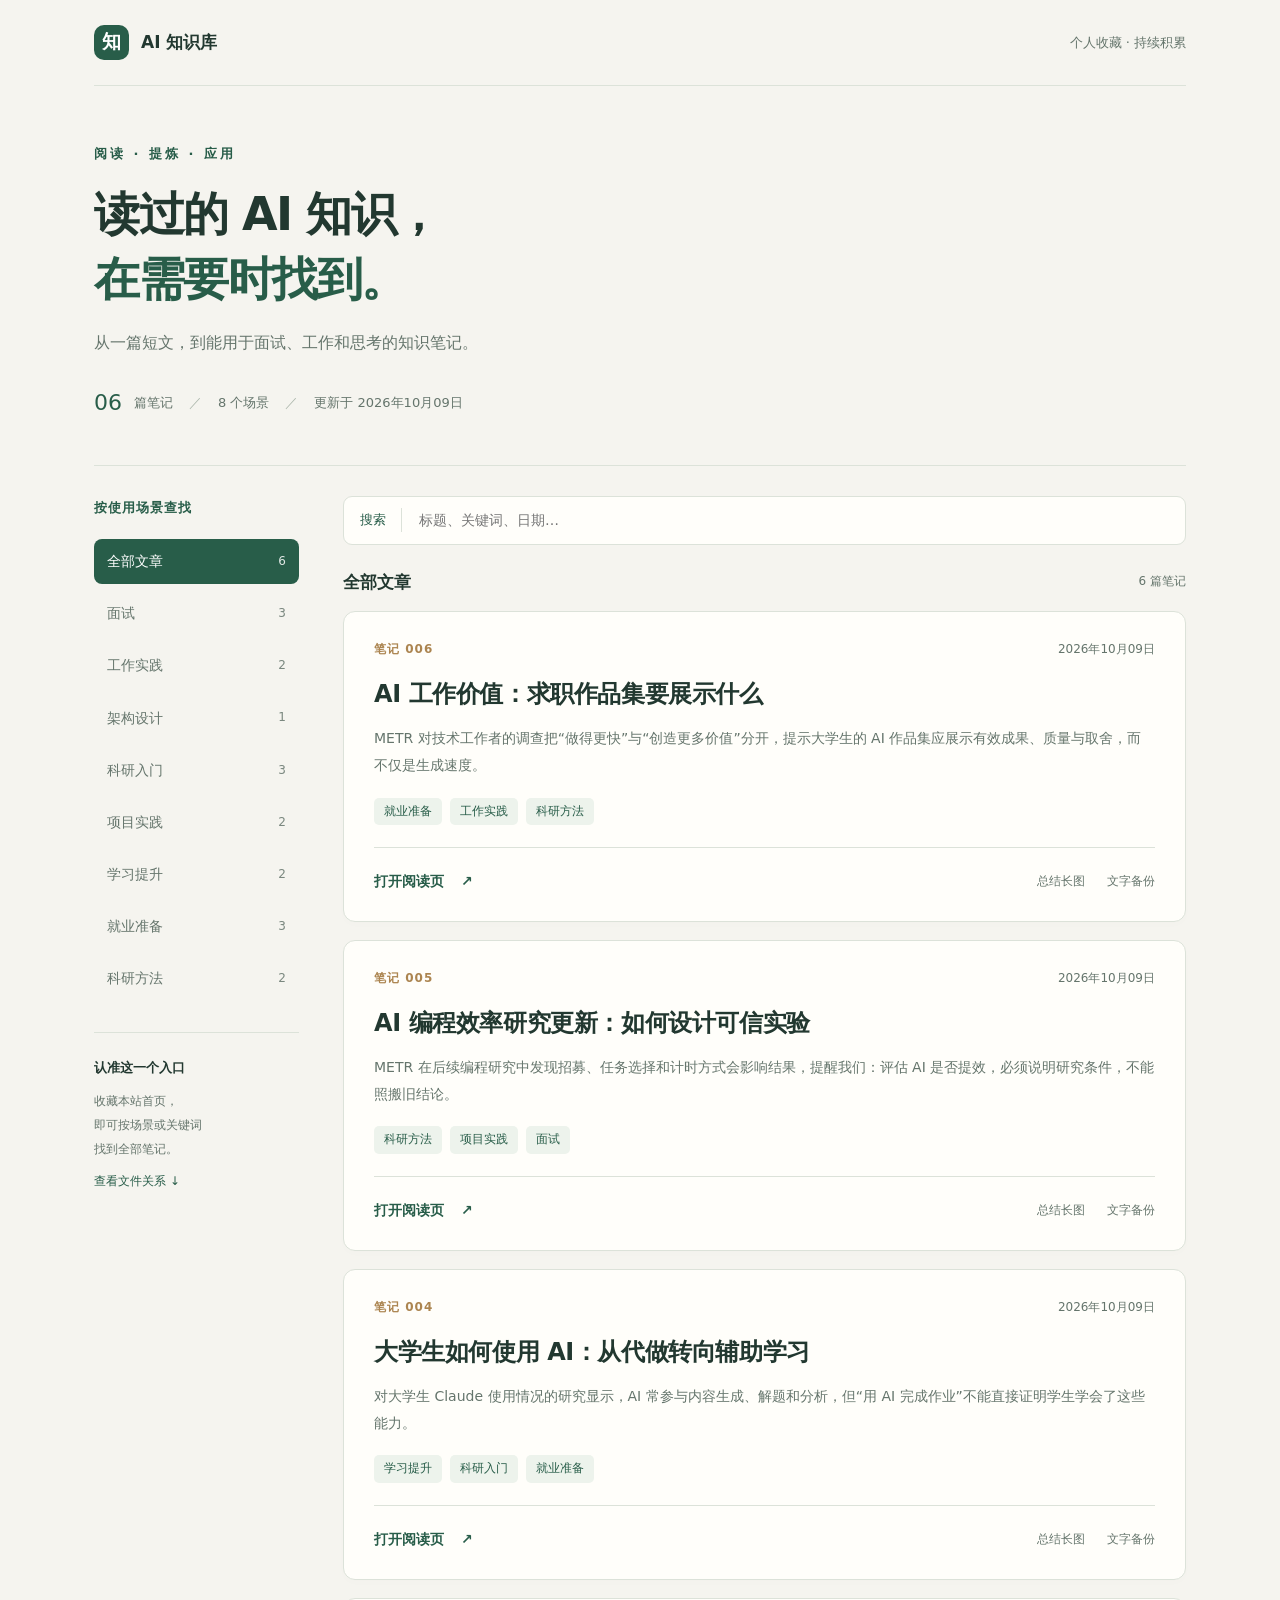
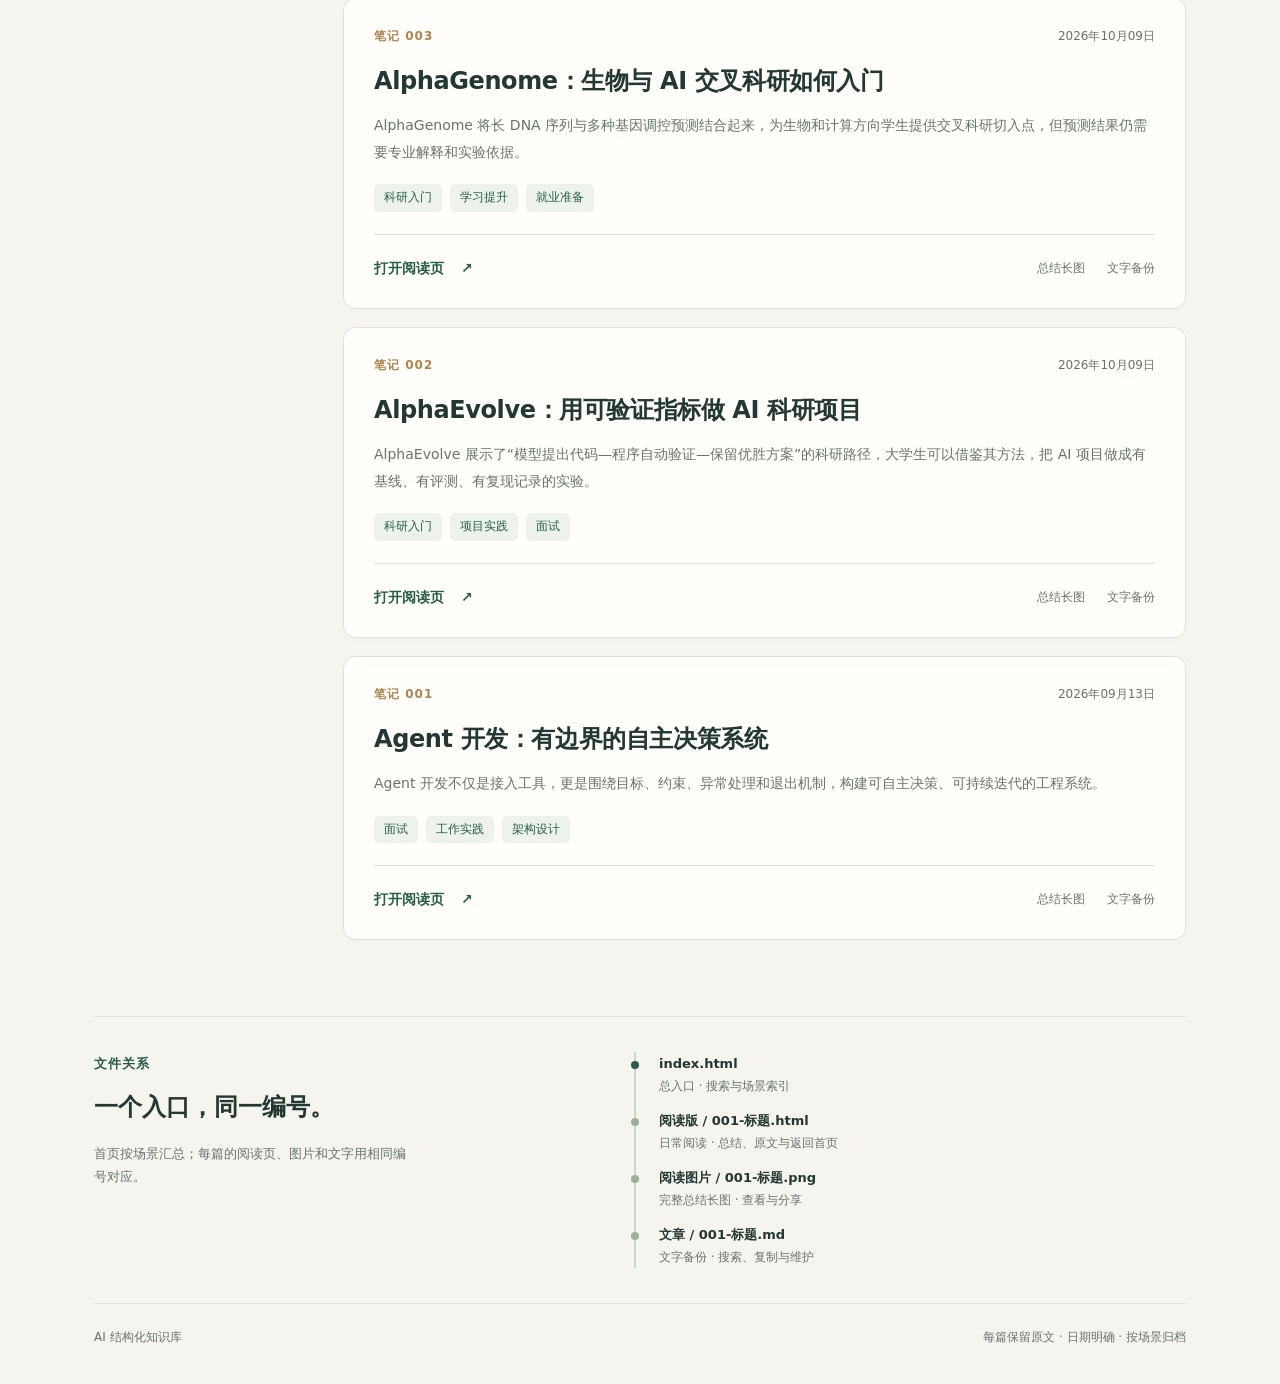
<file: index.html>
<!doctype html>
<html lang="zh-CN"><head><meta charset="utf-8"><meta name="viewport" content="width=device-width, initial-scale=1">
<title>首页 · AI 知识库</title><link rel="stylesheet" href="阅读版/样式.css"></head>
<body><div class="home-wrap"><header class="topbar"><a class="brand" href="index.html"><span class="brand-icon">知</span>AI 知识库</a><span class="quiet">个人收藏 · 持续积累</span></header>
<main><section class="home-hero"><div class="eyebrow">阅读 · 提炼 · 应用</div><h1>读过的 AI 知识，<br><span>在需要时找到。</span></h1><p>从一篇短文，到能用于面试、工作和思考的知识笔记。</p><div class="hero-meta"><strong>06</strong> 篇笔记 <span>／</span> 8 个场景 <span>／</span> 更新于 2026年10月09日</div></section>
<div class="library-layout"><aside><div class="section-kicker">按使用场景查找</div><nav class="filters" aria-label="场景筛选"><button class="filter active" data-filter="全部" aria-pressed="true">全部文章 <span>6</span></button><button class="filter" data-filter="面试" aria-pressed="false">面试 <span>3</span></button><button class="filter" data-filter="工作实践" aria-pressed="false">工作实践 <span>2</span></button><button class="filter" data-filter="架构设计" aria-pressed="false">架构设计 <span>1</span></button><button class="filter" data-filter="科研入门" aria-pressed="false">科研入门 <span>3</span></button><button class="filter" data-filter="项目实践" aria-pressed="false">项目实践 <span>2</span></button><button class="filter" data-filter="学习提升" aria-pressed="false">学习提升 <span>2</span></button><button class="filter" data-filter="就业准备" aria-pressed="false">就业准备 <span>3</span></button><button class="filter" data-filter="科研方法" aria-pressed="false">科研方法 <span>2</span></button></nav><div class="finder-note"><strong>认准这一个入口</strong><p>收藏本站首页，<br>即可按场景或关键词<br>找到全部笔记。</p><a href="#file-map">查看文件关系 ↓</a></div></aside>
<section class="collection" aria-label="文章列表"><label class="search-box"><span>搜索</span><input id="search" type="search" placeholder="标题、关键词、日期…" aria-label="搜索笔记"></label><div class="collection-title"><h2 id="current-scene">全部文章</h2><span id="result-count" aria-live="polite">6 篇笔记</span></div><article class="article-card" data-tags="就业准备|工作实践|科研方法" data-search="ai 工作价值：求职作品集要展示什么 就业准备 工作实践 科研方法 metr 对技术工作者的调查把“做得更快”与“创造更多价值”分开，提示大学生的 ai 作品集应展示有效成果、质量与取舍，而不仅是生成速度。 1. **调查覆盖技术工作与学术人群。** 研究于 2026 年 2—4 月开展，分析 349 名技术工作者的回答，其中包括 87 名软件工程师、71 名研究人员及 129 名学者与博士生。
2. **主观速度收益高于主观价值收益。** 不同提问方式得到的工作价值倍数中位数为 1.4—2 倍；速度倍数中位数为 3 倍。这些都是自我报告，不是客观实测的普遍提效幅度。
3. **ai 可能改变你选择做的任务。** 原文举例，研究者可以更快做出交互仪表板，但若它对项目并不重要，节省很多制作时间也未必带来同等研究价值。
4. **调查有明确代表性限制。** 样本为便利抽样，邮件招募响应率约 2%，参与者平均已有 12 年编程经验，不能代表应届生或中国招聘市场。作者也对自报收益大小持审慎态度。 以下为整理者的就业与科研建议，不是该报告给出的招聘趋势或薪资预测。

| 场景 | 可复用内容 |
| --- | --- |
| 就业准备 | 做一个解决真实需求的项目，作品集说明使用者、原先问题、ai 参与部分、最终效果和你的独立贡献；优先展示被验证的价值，而非代码行数。 |
| 工作实践 | 实习中同时跟踪时间、费用、准确率和交付可用性。对外声称提效时注明样本、基线及测量方式，不把个人体感写成精确业绩。 |
| 科研方法 | 先区分研究目标与展示性产物；用导师或实际使用者评价、复现实验和错误分析补充自评，判断工具是否促进了核心研究问题。 | 该研究衡量的是技术工作者对自身生产力的判断，不衡量岗位增减、录用概率或薪资溢价。“1.4—2 倍”不能直接用于预测个人收益；对未来的问卷回答也只是受访者预期。与 005 的实验方法更新配合阅读，可区分随机实验与主观调查的证据边界。 原文标题：measuring the self-reported impact of early-2026 ai on technical worker productivity。

[阅读 metr 官方问卷研究](https://metr.org/blog/2026-05-11-ai-usage-survey/)

核验日期：2026年10月09日。已核对发布日期、调查区间、样本、核心指标及作者限制说明。本页为原创中文摘要，不转载完整外部文章。 2026年10月09日">
<div class="card-meta"><span>笔记 006</span><span>2026年10月09日</span></div>
<h3><a href="阅读版/006-AI工作价值-求职作品集要展示什么.html">AI 工作价值：求职作品集要展示什么</a></h3>
<p>METR 对技术工作者的调查把“做得更快”与“创造更多价值”分开，提示大学生的 AI 作品集应展示有效成果、质量与取舍，而不仅是生成速度。</p>
<div class="tags"><span class="tag">就业准备</span><span class="tag">工作实践</span><span class="tag">科研方法</span></div>
<div class="card-links"><a class="read-link" href="阅读版/006-AI工作价值-求职作品集要展示什么.html">打开阅读页 <span>↗</span></a><a href="阅读图片/006-AI工作价值-求职作品集要展示什么.png">总结长图</a><a href="文章/006-AI工作价值-求职作品集要展示什么.md">文字备份</a></div></article><article class="article-card" data-tags="科研方法|项目实践|面试" data-search="ai 编程效率研究更新：如何设计可信实验 科研方法 项目实践 面试 metr 在后续编程研究中发现招募、任务选择和计时方式会影响结果，提醒我们：评估 ai 是否提效，必须说明研究条件，不能照搬旧结论。 1. **“使用 ai 慢 19%”是特定历史实验结果。** 该结果来自 2025 年上半年的经验丰富开源开发者实验。2026 年更新认为开发者如今可能获益更多，但新数据不足以可靠量化增幅。
2. **后续样本更大，仍可能不代表目标人群。** 更新涉及 57 名开发者、143 个仓库及 800 多项任务。部分开发者不愿在禁止 ai 的条件下工作，可能拒绝参与或不提交某些任务。
3. **点估计不能脱离区间与偏差解读。** 老参与者子样本的耗时变化估计为 −18%，区间为 −38% 至 +9%；新参与者为 −4%，区间为 −15% 至 +9%。区间跨过零，且作者指出严重选择问题，不能宣布已证明固定幅度提效。
4. **agent 改变了传统计时含义。** 并行执行多个任务、等待期间做其他工作，以及测试和文档质量变化，都可能让“单任务耗时”无法完整描述生产力。 以下是将研究方法用于学生项目的建议，不是对本地项目效果的预测。

| 场景 | 可复用内容 |
| --- | --- |
| 科研方法 | 比较 ai 与非 ai 方法时，提前规定任务池、分配规则、失败计入方式和指标，记录拒绝参与与退出情况，避免只展示成功任务。 |
| 项目实践 | 同时记录人工有效工时、总等待时间、调用费用、测试通过率与返工次数；小样本实验报告所有任务，不只报告一个平均提速数字。 |
| 面试 | 面对“ai 能提效多少”，说明工具版本、任务类型、代码熟悉度与测量方法；用自己项目的证据回答，承认无法推断的部分。 | 作者判断选择效应可能压低估计，但这不等于真实提效数值已知。旧实验、后续实验与主观调查衡量的对象不同，不能简单拼成一条性能增长曲线。本条选择方法更新而不是单独收录过时结论，适合练习论文批判性阅读。 原文标题：we are changing our developer productivity experiment design。

[阅读 metr 官方研究更新](https://metr.org/blog/2026-02-24-uplift-update/)

核验日期：2026年10月09日。已核对发布时间、样本量、耗时区间和作者的方法学说明。本页为原创中文摘要，全文见来源。 2026年10月09日">
<div class="card-meta"><span>笔记 005</span><span>2026年10月09日</span></div>
<h3><a href="阅读版/005-AI编程效率研究更新-如何设计可信实验.html">AI 编程效率研究更新：如何设计可信实验</a></h3>
<p>METR 在后续编程研究中发现招募、任务选择和计时方式会影响结果，提醒我们：评估 AI 是否提效，必须说明研究条件，不能照搬旧结论。</p>
<div class="tags"><span class="tag">科研方法</span><span class="tag">项目实践</span><span class="tag">面试</span></div>
<div class="card-links"><a class="read-link" href="阅读版/005-AI编程效率研究更新-如何设计可信实验.html">打开阅读页 <span>↗</span></a><a href="阅读图片/005-AI编程效率研究更新-如何设计可信实验.png">总结长图</a><a href="文章/005-AI编程效率研究更新-如何设计可信实验.md">文字备份</a></div></article><article class="article-card" data-tags="学习提升|科研入门|就业准备" data-search="大学生如何使用 ai：从代做转向辅助学习 学习提升 科研入门 就业准备 对大学生 claude 使用情况的研究显示，ai 常参与内容生成、解题和分析，但“用 ai 完成作业”不能直接证明学生学会了这些能力。 1. **样本是平台对话，不是所有大学生。** 研究从约一百万条与高校邮箱账户相关的匿名对话出发，筛选出 574,740 条学生学业相关对话；观察窗口为 18 天。
2. **使用方式包括直接获取结果和协作讨论。** 研究将对话分为直接解题、直接生成、协作解题和协作生成四类，每类约占 23%—29%。不同交互形式不能简单等同于学习效果好坏。
3. **高阶任务也会被交给模型。** 研究分析的是 claude 回复呈现的认知活动；其中“创造”和“分析”最常见。这提示需要关注认知外包，而不是证明学生本人已经具备相同能力。
4. **研究不能直接判断成绩提升或作弊比例。** 作者不知道输出最终如何被使用，也不能掌握每门课的规则；仅凭一次对话，无法可靠区分练习、核对答案或违规代做。 以下为整理者建议，不是该观察研究验证过的教学干预效果。

| 场景 | 可复用内容 |
| --- | --- |
| 学习提升 | 先独立作答，再让 ai 提示漏洞、追问理由；最后关掉 ai 重做一道同类题，用独立完成情况检验理解。 |
| 科研入门 | 请 ai 协助梳理术语和比较研究方法，自己核对论文、引用与论证；保留其参与范围，并遵守课程和课题组要求。 |
| 就业准备 | 作品集附个人决策、调试记录和验证过程。面试前练习脱离 ai 解释代码、算法和取舍，避免只能展示不能讲解。 | 这是单一产品的观察性分析，可能偏向早期采用者；账户识别及自动分类也会有误差。官方页面对计算机科学对话占比的摘要与正文数字不一致，因此本条不引用该比例。本文保留可核对的样本和方法信息，不推导所有大学生的使用率。 原文标题：anthropic education report: how university students use claude。

[阅读 anthropic 官方研究报告](https://www.anthropic.com/news/anthropic-education-report-how-university-students-use-claude)

核验日期：2026年10月09日。已核对发布日期、样本筛选、观察窗口与局限。本页为原创中文摘要；完整报告见官方链接。 2026年10月09日">
<div class="card-meta"><span>笔记 004</span><span>2026年10月09日</span></div>
<h3><a href="阅读版/004-大学生如何使用AI-从代做转向辅助学习.html">大学生如何使用 AI：从代做转向辅助学习</a></h3>
<p>对大学生 Claude 使用情况的研究显示，AI 常参与内容生成、解题和分析，但“用 AI 完成作业”不能直接证明学生学会了这些能力。</p>
<div class="tags"><span class="tag">学习提升</span><span class="tag">科研入门</span><span class="tag">就业准备</span></div>
<div class="card-links"><a class="read-link" href="阅读版/004-大学生如何使用AI-从代做转向辅助学习.html">打开阅读页 <span>↗</span></a><a href="阅读图片/004-大学生如何使用AI-从代做转向辅助学习.png">总结长图</a><a href="文章/004-大学生如何使用AI-从代做转向辅助学习.md">文字备份</a></div></article><article class="article-card" data-tags="科研入门|学习提升|就业准备" data-search="alphagenome：生物与 ai 交叉科研如何入门 科研入门 学习提升 就业准备 alphagenome 将长 dna 序列与多种基因调控预测结合起来，为生物和计算方向学生提供交叉科研切入点，但预测结果仍需要专业解释和实验依据。 1. **模型面向基因调控预测。** 官方介绍，模型输入最长约一百万个碱基的 dna 序列，预测基因表达、剪接等分子属性，并通过比较序列变化前后的预测估计变异影响。
2. **能力建立在公共实验数据之上。** 训练数据来自 encode、gtex 等公共科研资源。理解数据来源、测量方式及组织差异，是解释模型输出的基础。
3. **官方报告了多任务表现，也明确了边界。** 发布页称模型在 24 项单序列评估中的 22 项超过外部最佳模型；这属于特定评测结果。远距离调控、细胞和组织特异性仍有挑战。
4. **发布与后续更新需要分开记录。** 原始发布为 2025年06月25日；页面另注明研究于 2026年01月发表于 nature，但该更新说明未给出具体日，本文不补猜日期。原文明确模型并未针对个人基因组预测或直接临床用途完成设计与验证。 以下为整理者建议；适合生物、医学相关基础研究与计算方向学生结合自身背景选择。

| 场景 | 可复用内容 |
| --- | --- |
| 科研入门 | 与导师选一个公开数据上的基因调控问题，先理解论文任务和数据划分，再复现公开示例，对照已有实验标注讨论预测误差。 |
| 学习提升 | 生物背景补 python、统计与数据处理；计算背景补基因表达、调控和实验测量基础，避免只会调用模型却解释不了输出。 |
| 就业准备 | 将项目整理成可复现 notebook、数据说明和误差分析，展示跨学科沟通能力；这些是能力建设建议，不代表相关岗位数量或录用保证。 | 这是一项具体领域模型的官方介绍，不应泛化为 ai 已能解释所有疾病。分子层面的预测不等于因果结论或临床诊断。本条仅建议使用公开研究数据学习，不涉及个人基因数据或生物实验操作。访问方式与许可应以实际使用时的官方说明为准。 原文标题：alphagenome: ai for better understanding the genome。

[阅读 google deepmind 官方原文](https://deepmind.google/blog/alphagenome-ai-for-better-understanding-the-genome/)

核验日期：2026年10月09日。已阅读原始发布日期、2026年01月更新说明及模型局限。本页为原创中文摘要，不转载第三方全文。 2026年10月09日">
<div class="card-meta"><span>笔记 003</span><span>2026年10月09日</span></div>
<h3><a href="阅读版/003-AlphaGenome-生物与AI交叉科研入门.html">AlphaGenome：生物与 AI 交叉科研如何入门</a></h3>
<p>AlphaGenome 将长 DNA 序列与多种基因调控预测结合起来，为生物和计算方向学生提供交叉科研切入点，但预测结果仍需要专业解释和实验依据。</p>
<div class="tags"><span class="tag">科研入门</span><span class="tag">学习提升</span><span class="tag">就业准备</span></div>
<div class="card-links"><a class="read-link" href="阅读版/003-AlphaGenome-生物与AI交叉科研入门.html">打开阅读页 <span>↗</span></a><a href="阅读图片/003-AlphaGenome-生物与AI交叉科研入门.png">总结长图</a><a href="文章/003-AlphaGenome-生物与AI交叉科研入门.md">文字备份</a></div></article><article class="article-card" data-tags="科研入门|项目实践|面试" data-search="alphaevolve：用可验证指标做 ai 科研项目 科研入门 项目实践 面试 alphaevolve 展示了“模型提出代码—程序自动验证—保留优胜方案”的科研路径，大学生可以借鉴其方法，把 ai 项目做成有基线、有评测、有复现记录的实验。 1. **创新点是生成与验证形成闭环。** 官方介绍，alphaevolve 将 gemini 模型、自动评估器和进化式搜索结合起来，生成候选算法，运行并打分，再利用优秀方案继续迭代；并非只让模型回答一次问题。
2. **适合能够明确打分的问题。** 系统依赖可以自动衡量正确性和质量的指标，因此数学、算法和计算优化是重要应用方向。选题能否可靠验证，与模型能否生成方案同样重要。
3. **性能提升要看指标范围。** 官方报告某个 gemini 矩阵运算内核提速 23%，对应整体训练时间减少 1%。局部组件提升不能直接当成整个系统的收益。
4. **研究进展不等于人人都能直接使用产品。** 发布时团队计划面向部分学术用户开放早期体验。本文记录的是当时的研究发布，不保证目前的免费额度、申请资格或产品可用性。 以下为整理者给大学生的应用建议，不是原文承诺。

| 场景 | 可复用内容 |
| --- | --- |
| 科研入门 | 选一个能自动验证的小问题，例如公开数据上的调度或路径优化。先确定正确性约束、基线算法与主要指标，再让 ai 提议改进。 |
| 项目实践 | 做一个两周项目：保存候选代码、随机种子、运行环境、失败案例及耗时；用未参与调参的测试实例检查效果，并计入模型调用成本。 |
| 面试 | 用“问题—基线—改进—实验—局限”讲项目。准备回答：提升是否可复现、评测是否泄漏、为什么局部提速不等于整体提速。 | 这是研发机构的官方成果介绍，数字反映其特定环境下的报告结果，并不保证在学生设备或其他数据上复现。学生项目建议是对方法的借鉴，不是要求复现完整 alphaevolve，更不能把自动评测通过等同于所有现实条件下正确。 原文标题：alphaevolve: a gemini-powered coding agent for designing advanced algorithms。

[阅读 google deepmind 官方原文](https://deepmind.google/blog/alphaevolve-a-gemini-powered-coding-agent-for-designing-advanced-algorithms/)

核验日期：2026年10月09日。已核对页面发布日期、系统机制及 23%／1% 的指标含义。本页为原创中文摘要；第三方完整原文请通过上方链接阅读。 2026年10月09日">
<div class="card-meta"><span>笔记 002</span><span>2026年10月09日</span></div>
<h3><a href="阅读版/002-AlphaEvolve-用可验证指标做AI科研项目.html">AlphaEvolve：用可验证指标做 AI 科研项目</a></h3>
<p>AlphaEvolve 展示了“模型提出代码—程序自动验证—保留优胜方案”的科研路径，大学生可以借鉴其方法，把 AI 项目做成有基线、有评测、有复现记录的实验。</p>
<div class="tags"><span class="tag">科研入门</span><span class="tag">项目实践</span><span class="tag">面试</span></div>
<div class="card-links"><a class="read-link" href="阅读版/002-AlphaEvolve-用可验证指标做AI科研项目.html">打开阅读页 <span>↗</span></a><a href="阅读图片/002-AlphaEvolve-用可验证指标做AI科研项目.png">总结长图</a><a href="文章/002-AlphaEvolve-用可验证指标做AI科研项目.md">文字备份</a></div></article><article class="article-card" data-tags="面试|工作实践|架构设计" data-search="agent 开发：有边界的自主决策系统 面试 工作实践 架构设计 agent 开发不仅是接入工具，更是围绕目标、约束、异常处理和退出机制，构建可自主决策、可持续迭代的工程系统。 1. **先理解任务，再选择架构。** react、plan-and-execute、多 agent 协作是可选方案。设计前应明确用户意图、任务规模、信息是否充分，以及执行环境、超时等约束。
2. **把不确定性纳入系统设计。** 幻觉、循环执行、工具失败都需要处理。不能仅靠重试或兜底话术，应预先设置重试上限、超时、熔断、替代方案与挂起机制。
3. **agent 必须拥有停下来的能力。** 工具失败时不能编造结果；证据不足时应说明不确定性；达到执行边界时应停止、降级或转人工。
4. **核心是“有边界的自主性”。** 明确目标、约束、工具权限和退出条件，让 agent 在边界内选择行动，同时保留人工介入入口。 以下为根据原文整理的应用建议。

| 场景 | 可复用内容 |
| --- | --- |
| 面试 | 回答 agent 设计题时，按“任务目标 → 架构选择 → 执行约束 → 异常处理 → 退出与人工介入”展开，体现工程落地思考。 |
| 工作实践 | 上线前检查：信息不足是否追问、工具权限是否受限、重试与超时是否有上限、失败是否可降级、何时转人工。 |
| 架构设计 | 根据任务的复杂度与不确定性决定自主程度，不必为了使用 agent 而引入多 agent 或复杂规划。 | 原文是面试经验与作者观点，不是实证结论。固定工作流与 agent 各有适用场景，规则约束并不代表设计落后。“可持续迭代”还需要评测、日志和反馈机制支撑，这部分原文未展开，属于整理者补充。 面试过不少 ai 开发候选人，大部分人对 agent 的理解都停留在标准答案——
会背概念、懂 langgraph，也能聊 react 和 function calling，知识点都没问题，但总缺落地思考。
今天面试的这个女生，三个问题聊下来，我一直在点头。
问到 agent 开发到底在做什么，很多人只会说给大模型加工具调用，用来查数据、调接口。
但她的思路更成体系：agent 开发，本质是搭建一套可迭代的决策系统。
什么时候用 react，什么时候用 plan-and-execute，多 agent 怎么通信，这些架构选择，才决定系统上限。
拿代码辅助 agent 举例，很多人简单对接工具就准备上线。她却会考虑：用户是写新代码还是修 bug？代码规模多大？缺信息要不要主动追问？执行环境安不安全，超时怎么处理？
这些不只是模型问题，更是工程架构要兜底的事。
接着聊 agent 出错该怎么处理。
大部分人的回答就是重试，加兜底话术。
她看得很透彻：agent 最大难点是不确定性。模型幻觉、死循环、工具调用接连失败都是常态。调用失败不能让模型瞎编结果，而是切换方案，重试达到上限就主动挂起。
上线前就要定好重试次数、超时、熔断规则，拿不准的结果，直接如实告知用户，不能硬给答案。agent 要拥有停下来的能力。
最后问她，做 agent 最难的地方在哪。
她回答：设计有边界的自主性。
交给 agent 任务，就像安排工作给新人。不用卡死每一步操作，但要明确目标、约束条件、退出机制。给它自主空间，同时预留降级和人工介入的入口。
很多人为了防止 agent 跑偏，疯狂写死 if-else 逻辑，最后做出来只是套着 agent 外壳的固定工作流。真正的 agent 开发，不是管控每一步动作，而是定义好目标、约束、工具与安全护栏，交给它自主完成任务。
这就是差距。
不少人还在琢磨怎么让 agent 乖乖执行指令，而她思考的，是如何搭建一套既能自主决策，又可以持续迭代的工程系统。 2026年09月13日">
<div class="card-meta"><span>笔记 001</span><span>2026年09月13日</span></div>
<h3><a href="阅读版/001-Agent开发-有边界的自主决策系统.html">Agent 开发：有边界的自主决策系统</a></h3>
<p>Agent 开发不仅是接入工具，更是围绕目标、约束、异常处理和退出机制，构建可自主决策、可持续迭代的工程系统。</p>
<div class="tags"><span class="tag">面试</span><span class="tag">工作实践</span><span class="tag">架构设计</span></div>
<div class="card-links"><a class="read-link" href="阅读版/001-Agent开发-有边界的自主决策系统.html">打开阅读页 <span>↗</span></a><a href="阅读图片/001-Agent开发-有边界的自主决策系统.png">总结长图</a><a href="文章/001-Agent开发-有边界的自主决策系统.md">文字备份</a></div></article><div id="empty" hidden>还没有匹配的笔记。试试其他关键词或场景。</div></section></div>
<section class="file-map" id="file-map"><div><div class="section-kicker">文件关系</div><h2>一个入口，同一编号。</h2><p>首页按场景汇总；每篇的阅读页、图片和文字用相同编号对应。</p></div><ol><li><strong>index.html</strong><span>总入口 · 搜索与场景索引</span></li><li><strong>阅读版 / 001-标题.html</strong><span>日常阅读 · 总结、原文与返回首页</span></li><li><strong>阅读图片 / 001-标题.png</strong><span>完整总结长图 · 查看与分享</span></li><li><strong>文章 / 001-标题.md</strong><span>文字备份 · 搜索、复制与维护</span></li></ol></section>
</main><footer class="home-footer">AI 结构化知识库 <span>每篇保留原文 · 日期明确 · 按场景归档</span></footer></div><script>
const buttons=[...document.querySelectorAll('[data-filter]')],cards=[...document.querySelectorAll('.article-card')],search=document.querySelector('#search');let scene='全部';
function refresh(){let count=0;const q=search.value.trim().toLocaleLowerCase();cards.forEach(c=>{const show=(scene==='全部'||c.dataset.tags.split('|').includes(scene))&&c.dataset.search.includes(q);c.hidden=!show;if(show)count++});document.querySelector('#result-count').textContent=count+' 篇笔记';document.querySelector('#empty').hidden=count!==0;document.querySelector('#current-scene').textContent=scene==='全部'?'全部文章':scene;buttons.forEach(b=>{b.classList.toggle('active',b.dataset.filter===scene);b.setAttribute('aria-pressed',String(b.dataset.filter===scene))})}
function fromHash(){let tag='';try{tag=decodeURIComponent(location.hash.slice(1))}catch{}scene=buttons.some(b=>b.dataset.filter===tag)?tag:'全部';refresh()}
buttons.forEach(b=>b.addEventListener('click',()=>{scene=b.dataset.filter;history.replaceState(null,'','#'+encodeURIComponent(scene));refresh()}));search.addEventListener('input',refresh);window.addEventListener('hashchange',fromHash);fromHash();
</script></body></html>
</file>
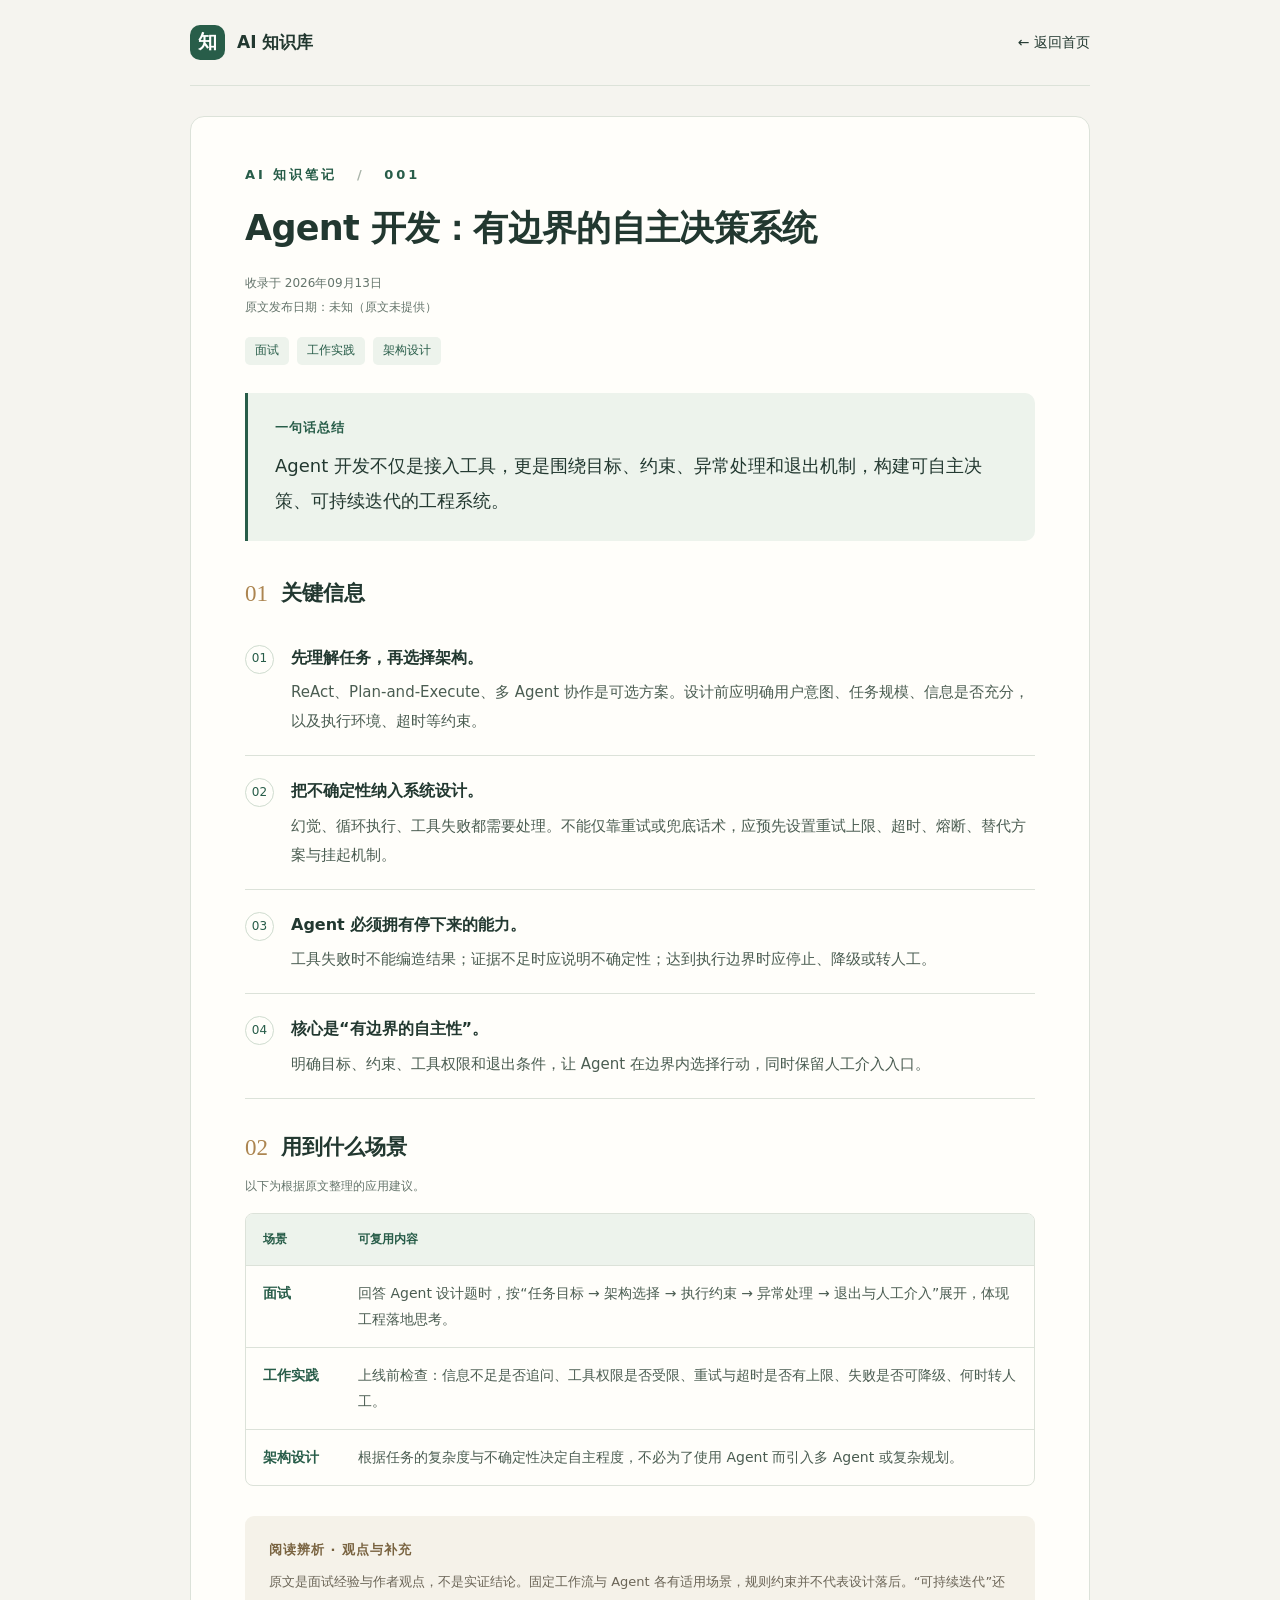
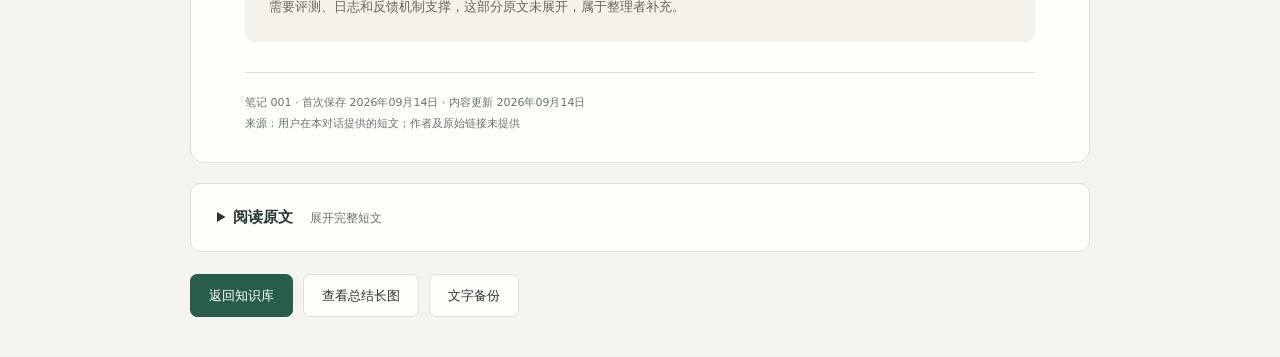
<file: 阅读版/001-Agent开发-有边界的自主决策系统.html>
<!doctype html>
<html lang="zh-CN"><head><meta charset="utf-8"><meta name="viewport" content="width=device-width, initial-scale=1">
<title>Agent 开发：有边界的自主决策系统 · AI 知识库</title><link rel="stylesheet" href="../阅读版/样式.css"></head>
<body><div class="article-wrap">
<nav class="topbar"><a class="brand" href="../打开知识库.html"><span class="brand-icon">知</span>AI 知识库</a><a href="../打开知识库.html">← 返回首页</a></nav>
<main class="paper" id="summary">
<header class="article-heading"><div class="eyebrow">AI 知识笔记 <span> / </span> 001</div>
<h1>Agent 开发：有边界的自主决策系统</h1><div class="date-line">收录于 2026年09月13日<span>原文发布日期：未知（原文未提供）</span></div>
<div class="tags"><a class="tag" href="../打开知识库.html#面试">面试</a><a class="tag" href="../打开知识库.html#工作实践">工作实践</a><a class="tag" href="../打开知识库.html#架构设计">架构设计</a></div></header>
<section class="takeaway"><div class="section-kicker">一句话总结</div><p>Agent 开发不仅是接入工具，更是围绕目标、约束、异常处理和退出机制，构建可自主决策、可持续迭代的工程系统。</p></section>
<section id="key-points"><div class="section-title"><span>01</span><h2>关键信息</h2></div><div class="point"><span class="point-number">01</span><p><strong>先理解任务，再选择架构。</strong> ReAct、Plan-and-Execute、多 Agent 协作是可选方案。设计前应明确用户意图、任务规模、信息是否充分，以及执行环境、超时等约束。</p></div><div class="point"><span class="point-number">02</span><p><strong>把不确定性纳入系统设计。</strong> 幻觉、循环执行、工具失败都需要处理。不能仅靠重试或兜底话术，应预先设置重试上限、超时、熔断、替代方案与挂起机制。</p></div><div class="point"><span class="point-number">03</span><p><strong>Agent 必须拥有停下来的能力。</strong> 工具失败时不能编造结果；证据不足时应说明不确定性；达到执行边界时应停止、降级或转人工。</p></div><div class="point"><span class="point-number">04</span><p><strong>核心是“有边界的自主性”。</strong> 明确目标、约束、工具权限和退出条件，让 Agent 在边界内选择行动，同时保留人工介入入口。</p></div></section>
<section id="scenarios"><div class="section-title"><span>02</span><h2>用到什么场景</h2></div><p>以下为根据原文整理的应用建议。</p><div class="table-wrap"><table><thead><tr><th>场景</th><th>可复用内容</th></tr></thead><tbody><tr><td>面试</td><td>回答 Agent 设计题时，按“任务目标 → 架构选择 → 执行约束 → 异常处理 → 退出与人工介入”展开，体现工程落地思考。</td></tr><tr><td>工作实践</td><td>上线前检查：信息不足是否追问、工具权限是否受限、重试与超时是否有上限、失败是否可降级、何时转人工。</td></tr><tr><td>架构设计</td><td>根据任务的复杂度与不确定性决定自主程度，不必为了使用 Agent 而引入多 Agent 或复杂规划。</td></tr></tbody></table></div></section>
<section class="reading-note" id="notes"><div class="section-kicker">阅读辨析 · 观点与补充</div><p>原文是面试经验与作者观点，不是实证结论。固定工作流与 Agent 各有适用场景，规则约束并不代表设计落后。“可持续迭代”还需要评测、日志和反馈机制支撑，这部分原文未展开，属于整理者补充。</p></section>
<div class="article-record">笔记 001 · 首次保存 2026年09月14日 · 内容更新 2026年09月14日<br>来源：用户在本对话提供的短文；作者及原始链接未提供</div>
<div class="capture-footer">AI 知识库 / 001　·　原文与文字备份见同编号阅读页</div>
</main>
<section class="source-box"><details id="original"><summary>阅读原文 <span>展开完整短文</span></summary><div class="original-text"><p>面试过不少 AI 开发候选人，大部分人对 Agent 的理解都停留在标准答案——</p><p>会背概念、懂 LangGraph，也能聊 ReAct 和 Function Calling，知识点都没问题，但总缺落地思考。</p><p>今天面试的这个女生，三个问题聊下来，我一直在点头。</p><p>问到 Agent 开发到底在做什么，很多人只会说给大模型加工具调用，用来查数据、调接口。</p><p>但她的思路更成体系：Agent 开发，本质是搭建一套可迭代的决策系统。</p><p>什么时候用 ReAct，什么时候用 Plan-and-Execute，多 Agent 怎么通信，这些架构选择，才决定系统上限。</p><p>拿代码辅助 Agent 举例，很多人简单对接工具就准备上线。她却会考虑：用户是写新代码还是修 bug？代码规模多大？缺信息要不要主动追问？执行环境安不安全，超时怎么处理？</p><p>这些不只是模型问题，更是工程架构要兜底的事。</p><p>接着聊 Agent 出错该怎么处理。</p><p>大部分人的回答就是重试，加兜底话术。</p><p>她看得很透彻：Agent 最大难点是不确定性。模型幻觉、死循环、工具调用接连失败都是常态。调用失败不能让模型瞎编结果，而是切换方案，重试达到上限就主动挂起。</p><p>上线前就要定好重试次数、超时、熔断规则，拿不准的结果，直接如实告知用户，不能硬给答案。Agent 要拥有停下来的能力。</p><p>最后问她，做 Agent 最难的地方在哪。</p><p>她回答：设计有边界的自主性。</p><p>交给 Agent 任务，就像安排工作给新人。不用卡死每一步操作，但要明确目标、约束条件、退出机制。给它自主空间，同时预留降级和人工介入的入口。</p><p>很多人为了防止 Agent 跑偏，疯狂写死 if-else 逻辑，最后做出来只是套着 Agent 外壳的固定工作流。真正的 Agent 开发，不是管控每一步动作，而是定义好目标、约束、工具与安全护栏，交给它自主完成任务。</p><p>这就是差距。</p><p>不少人还在琢磨怎么让 Agent 乖乖执行指令，而她思考的，是如何搭建一套既能自主决策，又可以持续迭代的工程系统。</p></div></details></section>
<footer class="article-actions"><a class="button primary" href="../打开知识库.html">返回知识库</a><a class="button" href="../阅读图片/001-Agent开发-有边界的自主决策系统.png">查看总结长图</a><a class="button" href="../文章/001-Agent开发-有边界的自主决策系统.md">文字备份</a></footer>
</div><script>if(new URLSearchParams(location.search).has("capture"))document.body.classList.add("capture");</script></body></html>
</file>
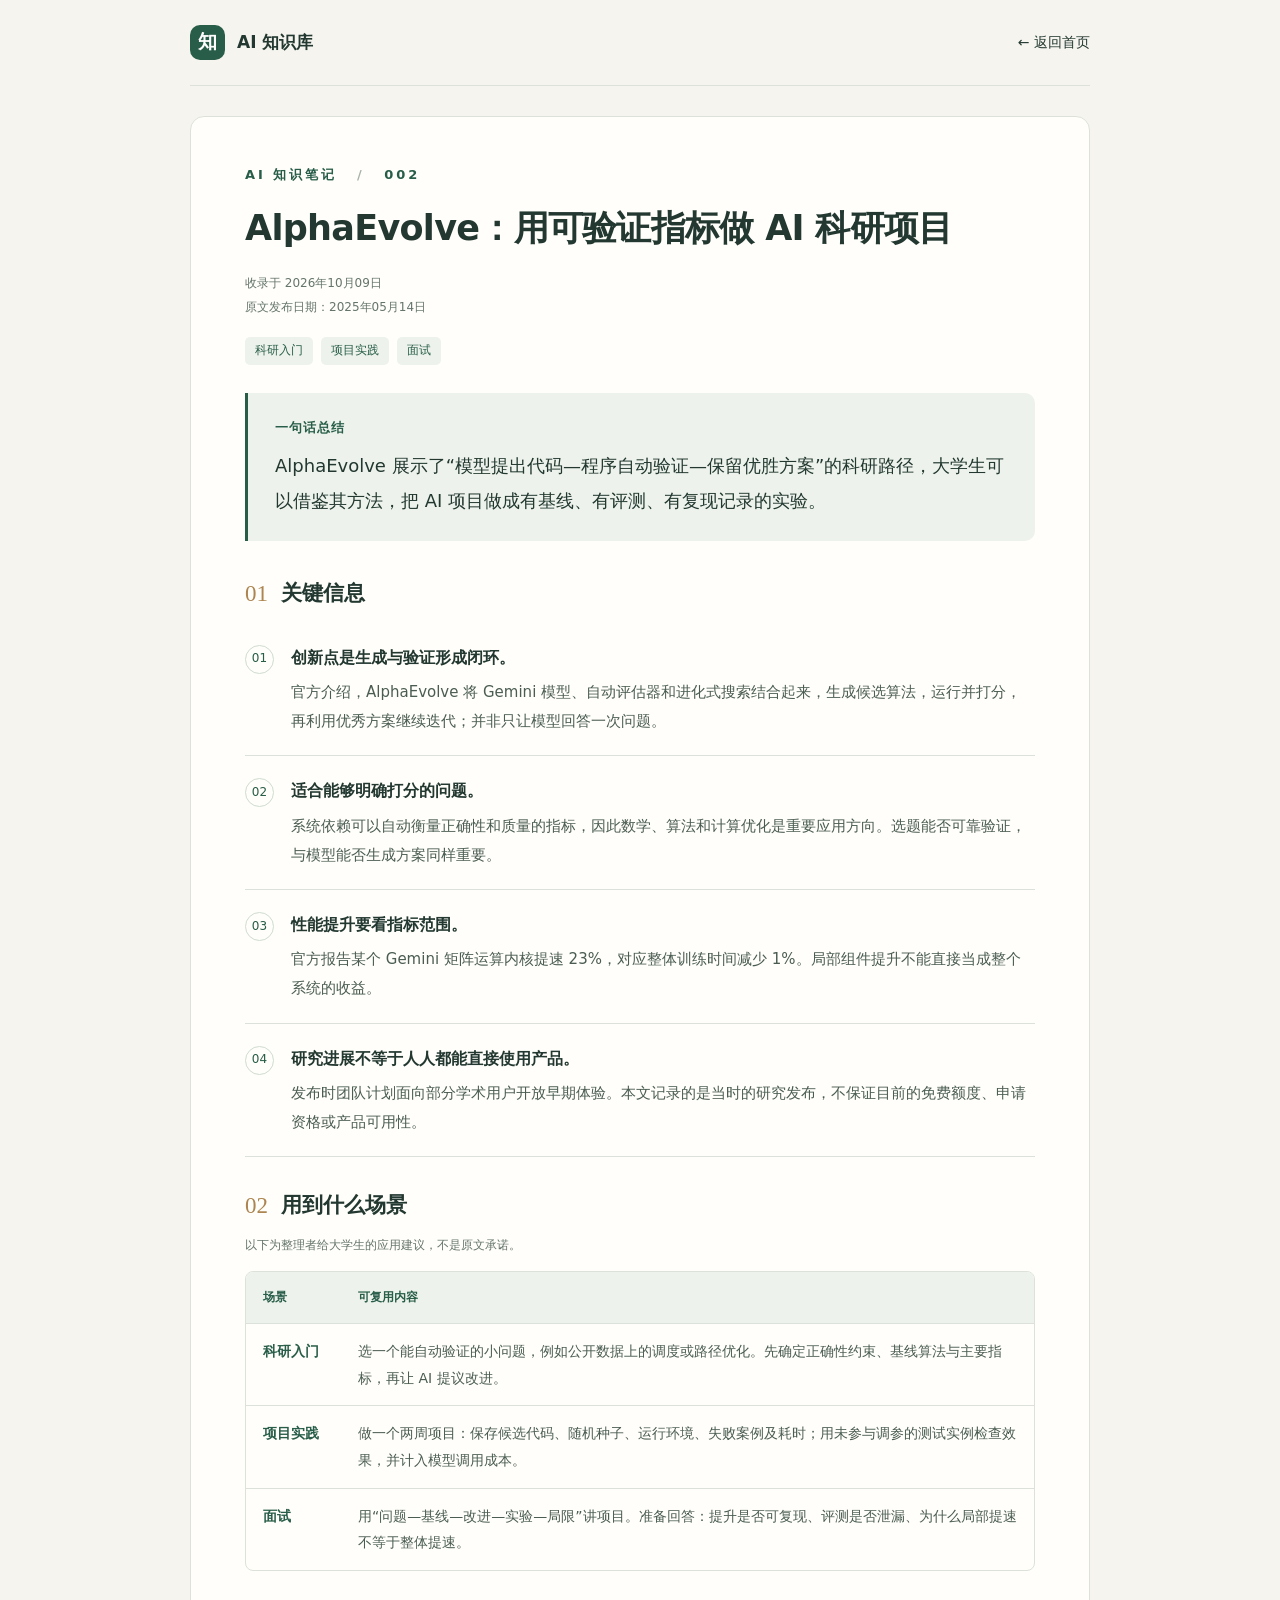
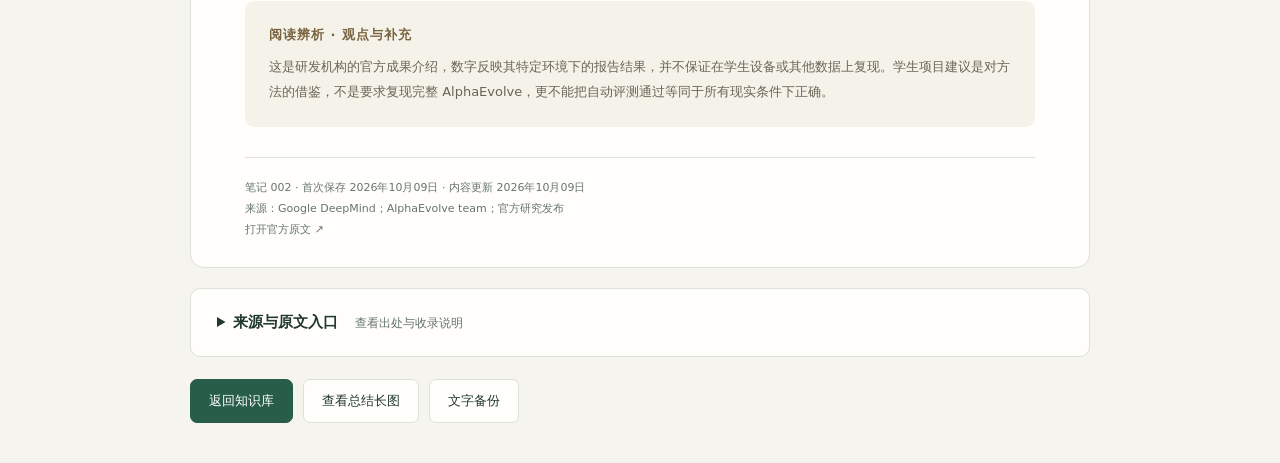
<file: 阅读版/002-AlphaEvolve-用可验证指标做AI科研项目.html>
<!doctype html>
<html lang="zh-CN"><head><meta charset="utf-8"><meta name="viewport" content="width=device-width, initial-scale=1">
<title>AlphaEvolve：用可验证指标做 AI 科研项目 · AI 知识库</title><link rel="stylesheet" href="../阅读版/样式.css"></head>
<body><div class="article-wrap">
<nav class="topbar"><a class="brand" href="../打开知识库.html"><span class="brand-icon">知</span>AI 知识库</a><a href="../打开知识库.html">← 返回首页</a></nav>
<main class="paper" id="summary">
<header class="article-heading"><div class="eyebrow">AI 知识笔记 <span> / </span> 002</div>
<h1>AlphaEvolve：用可验证指标做 AI 科研项目</h1><div class="date-line">收录于 2026年10月09日<span>原文发布日期：2025年05月14日</span></div>
<div class="tags"><a class="tag" href="../打开知识库.html#科研入门">科研入门</a><a class="tag" href="../打开知识库.html#项目实践">项目实践</a><a class="tag" href="../打开知识库.html#面试">面试</a></div></header>
<section class="takeaway"><div class="section-kicker">一句话总结</div><p>AlphaEvolve 展示了“模型提出代码—程序自动验证—保留优胜方案”的科研路径，大学生可以借鉴其方法，把 AI 项目做成有基线、有评测、有复现记录的实验。</p></section>
<section id="key-points"><div class="section-title"><span>01</span><h2>关键信息</h2></div><div class="point"><span class="point-number">01</span><p><strong>创新点是生成与验证形成闭环。</strong> 官方介绍，AlphaEvolve 将 Gemini 模型、自动评估器和进化式搜索结合起来，生成候选算法，运行并打分，再利用优秀方案继续迭代；并非只让模型回答一次问题。</p></div><div class="point"><span class="point-number">02</span><p><strong>适合能够明确打分的问题。</strong> 系统依赖可以自动衡量正确性和质量的指标，因此数学、算法和计算优化是重要应用方向。选题能否可靠验证，与模型能否生成方案同样重要。</p></div><div class="point"><span class="point-number">03</span><p><strong>性能提升要看指标范围。</strong> 官方报告某个 Gemini 矩阵运算内核提速 23%，对应整体训练时间减少 1%。局部组件提升不能直接当成整个系统的收益。</p></div><div class="point"><span class="point-number">04</span><p><strong>研究进展不等于人人都能直接使用产品。</strong> 发布时团队计划面向部分学术用户开放早期体验。本文记录的是当时的研究发布，不保证目前的免费额度、申请资格或产品可用性。</p></div></section>
<section id="scenarios"><div class="section-title"><span>02</span><h2>用到什么场景</h2></div><p>以下为整理者给大学生的应用建议，不是原文承诺。</p><div class="table-wrap"><table><thead><tr><th>场景</th><th>可复用内容</th></tr></thead><tbody><tr><td>科研入门</td><td>选一个能自动验证的小问题，例如公开数据上的调度或路径优化。先确定正确性约束、基线算法与主要指标，再让 AI 提议改进。</td></tr><tr><td>项目实践</td><td>做一个两周项目：保存候选代码、随机种子、运行环境、失败案例及耗时；用未参与调参的测试实例检查效果，并计入模型调用成本。</td></tr><tr><td>面试</td><td>用“问题—基线—改进—实验—局限”讲项目。准备回答：提升是否可复现、评测是否泄漏、为什么局部提速不等于整体提速。</td></tr></tbody></table></div></section>
<section class="reading-note" id="notes"><div class="section-kicker">阅读辨析 · 观点与补充</div><p>这是研发机构的官方成果介绍，数字反映其特定环境下的报告结果，并不保证在学生设备或其他数据上复现。学生项目建议是对方法的借鉴，不是要求复现完整 AlphaEvolve，更不能把自动评测通过等同于所有现实条件下正确。</p></section>
<div class="article-record">笔记 002 · 首次保存 2026年10月09日 · 内容更新 2026年10月09日<br>来源：Google DeepMind；AlphaEvolve team；官方研究发布<br><a href="https://deepmind.google/blog/alphaevolve-a-gemini-powered-coding-agent-for-designing-advanced-algorithms/" target="_blank" rel="noopener noreferrer">打开官方原文 ↗</a></div>
<div class="capture-footer">AI 知识库 / 002　·　原文与文字备份见同编号阅读页</div>
</main>
<section class="source-box"><details id="original"><summary>来源与原文入口 <span>查看出处与收录说明</span></summary><div class="original-text"><p>原文标题：AlphaEvolve: A Gemini-powered coding agent for designing advanced algorithms。</p><p><a href="https://deepmind.google/blog/alphaevolve-a-gemini-powered-coding-agent-for-designing-advanced-algorithms/" target="_blank" rel="noopener noreferrer">阅读 Google DeepMind 官方原文</a></p><p>核验日期：2026年10月09日。已核对页面发布日期、系统机制及 23%／1% 的指标含义。本页为原创中文摘要；第三方完整原文请通过上方链接阅读。</p></div></details></section>
<footer class="article-actions"><a class="button primary" href="../打开知识库.html">返回知识库</a><a class="button" href="../阅读图片/002-AlphaEvolve-用可验证指标做AI科研项目.png">查看总结长图</a><a class="button" href="../文章/002-AlphaEvolve-用可验证指标做AI科研项目.md">文字备份</a></footer>
</div><script>if(new URLSearchParams(location.search).has("capture"))document.body.classList.add("capture");</script></body></html>
</file>
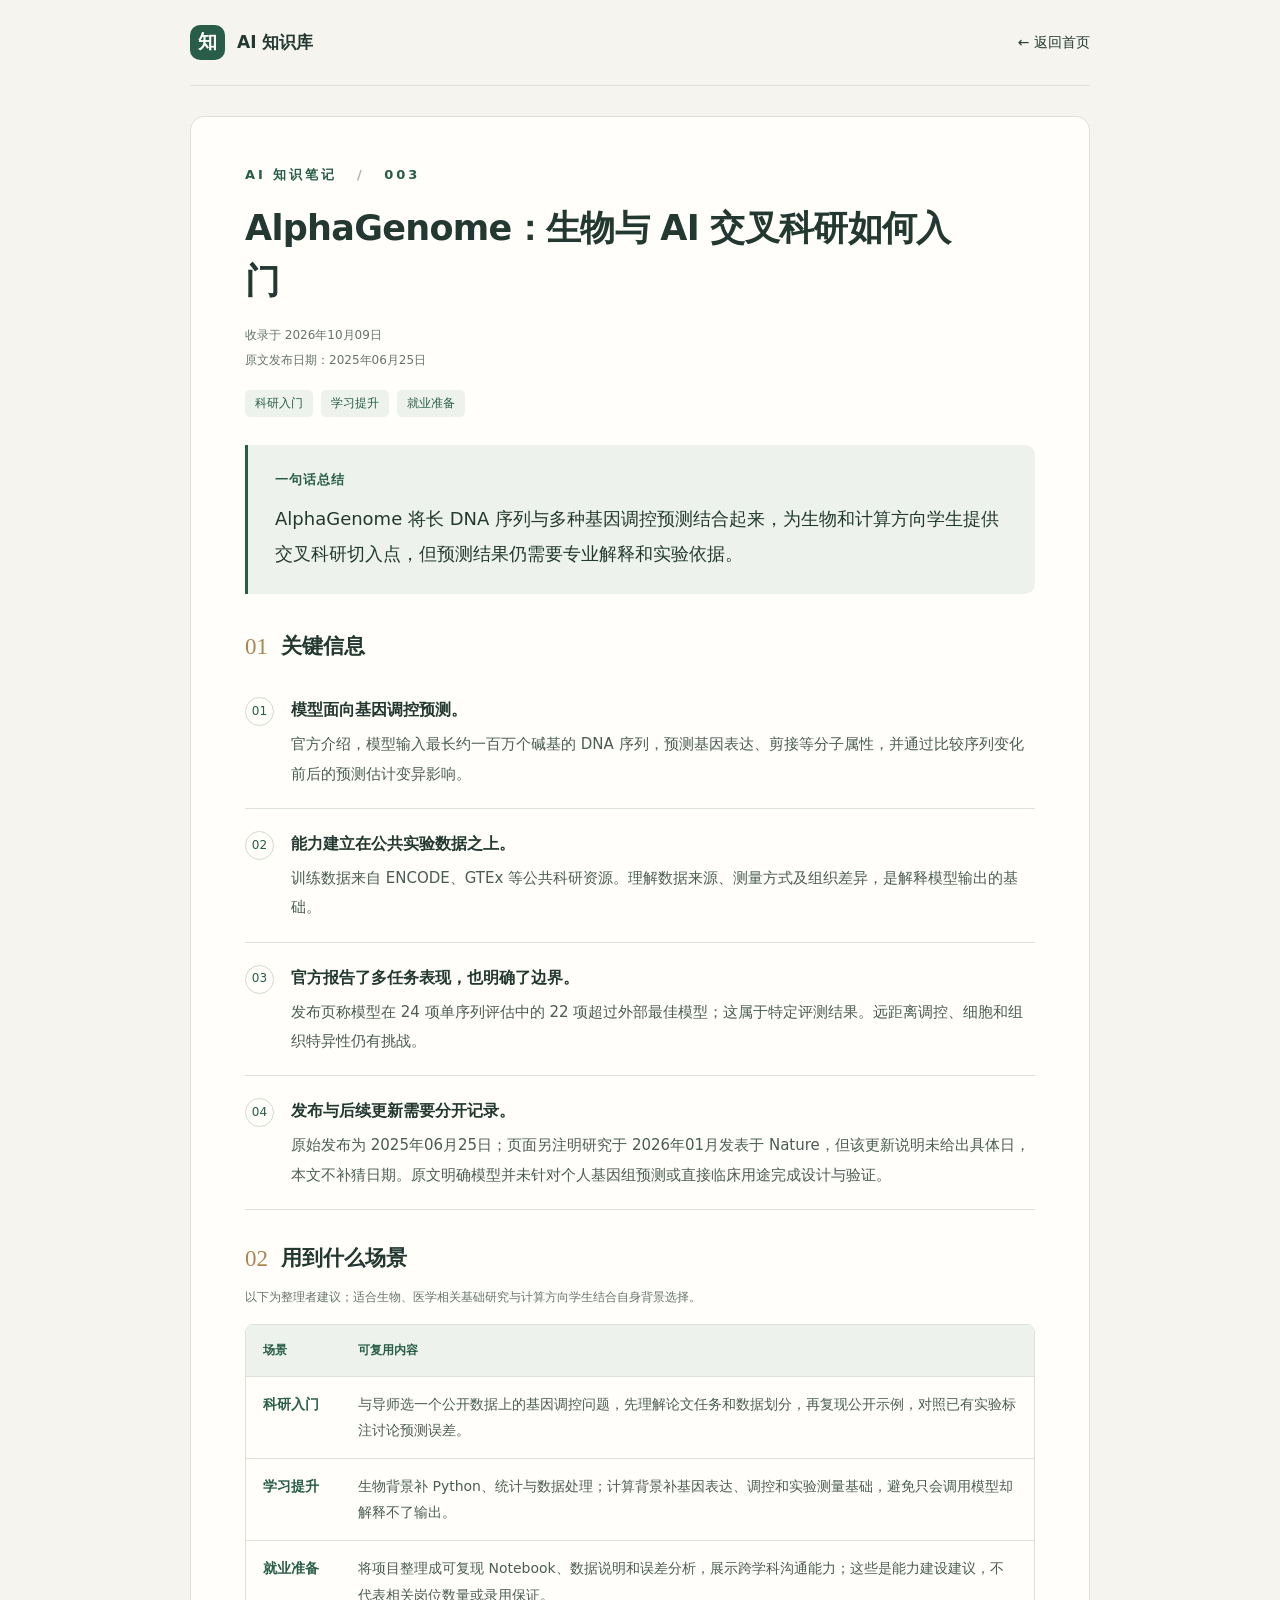
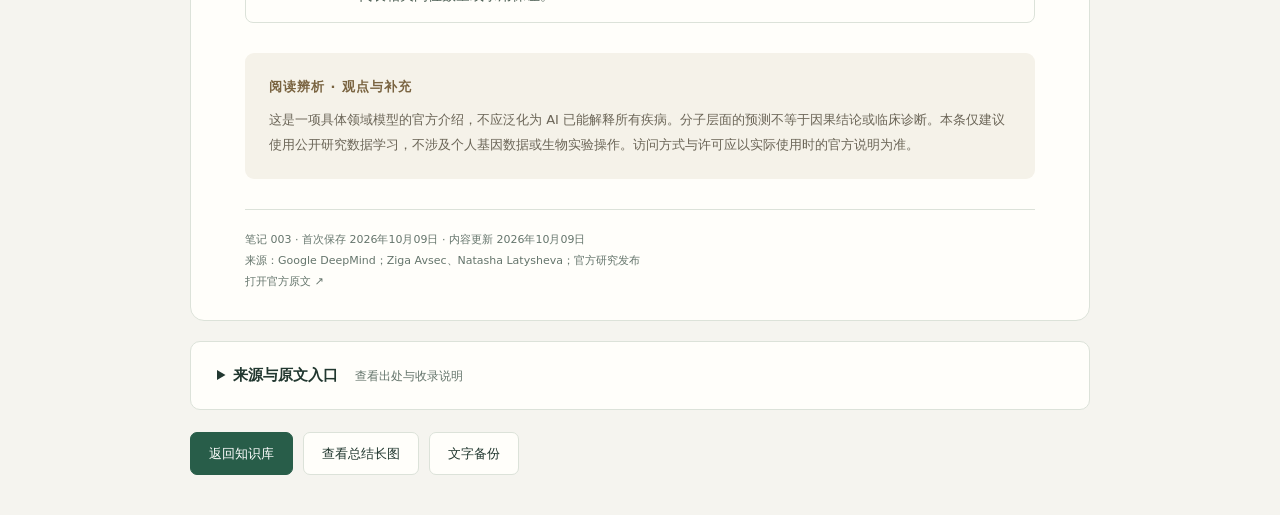
<file: 阅读版/003-AlphaGenome-生物与AI交叉科研入门.html>
<!doctype html>
<html lang="zh-CN"><head><meta charset="utf-8"><meta name="viewport" content="width=device-width, initial-scale=1">
<title>AlphaGenome：生物与 AI 交叉科研如何入门 · AI 知识库</title><link rel="stylesheet" href="../阅读版/样式.css"></head>
<body><div class="article-wrap">
<nav class="topbar"><a class="brand" href="../打开知识库.html"><span class="brand-icon">知</span>AI 知识库</a><a href="../打开知识库.html">← 返回首页</a></nav>
<main class="paper" id="summary">
<header class="article-heading"><div class="eyebrow">AI 知识笔记 <span> / </span> 003</div>
<h1>AlphaGenome：生物与 AI 交叉科研如何入门</h1><div class="date-line">收录于 2026年10月09日<span>原文发布日期：2025年06月25日</span></div>
<div class="tags"><a class="tag" href="../打开知识库.html#科研入门">科研入门</a><a class="tag" href="../打开知识库.html#学习提升">学习提升</a><a class="tag" href="../打开知识库.html#就业准备">就业准备</a></div></header>
<section class="takeaway"><div class="section-kicker">一句话总结</div><p>AlphaGenome 将长 DNA 序列与多种基因调控预测结合起来，为生物和计算方向学生提供交叉科研切入点，但预测结果仍需要专业解释和实验依据。</p></section>
<section id="key-points"><div class="section-title"><span>01</span><h2>关键信息</h2></div><div class="point"><span class="point-number">01</span><p><strong>模型面向基因调控预测。</strong> 官方介绍，模型输入最长约一百万个碱基的 DNA 序列，预测基因表达、剪接等分子属性，并通过比较序列变化前后的预测估计变异影响。</p></div><div class="point"><span class="point-number">02</span><p><strong>能力建立在公共实验数据之上。</strong> 训练数据来自 ENCODE、GTEx 等公共科研资源。理解数据来源、测量方式及组织差异，是解释模型输出的基础。</p></div><div class="point"><span class="point-number">03</span><p><strong>官方报告了多任务表现，也明确了边界。</strong> 发布页称模型在 24 项单序列评估中的 22 项超过外部最佳模型；这属于特定评测结果。远距离调控、细胞和组织特异性仍有挑战。</p></div><div class="point"><span class="point-number">04</span><p><strong>发布与后续更新需要分开记录。</strong> 原始发布为 2025年06月25日；页面另注明研究于 2026年01月发表于 Nature，但该更新说明未给出具体日，本文不补猜日期。原文明确模型并未针对个人基因组预测或直接临床用途完成设计与验证。</p></div></section>
<section id="scenarios"><div class="section-title"><span>02</span><h2>用到什么场景</h2></div><p>以下为整理者建议；适合生物、医学相关基础研究与计算方向学生结合自身背景选择。</p><div class="table-wrap"><table><thead><tr><th>场景</th><th>可复用内容</th></tr></thead><tbody><tr><td>科研入门</td><td>与导师选一个公开数据上的基因调控问题，先理解论文任务和数据划分，再复现公开示例，对照已有实验标注讨论预测误差。</td></tr><tr><td>学习提升</td><td>生物背景补 Python、统计与数据处理；计算背景补基因表达、调控和实验测量基础，避免只会调用模型却解释不了输出。</td></tr><tr><td>就业准备</td><td>将项目整理成可复现 Notebook、数据说明和误差分析，展示跨学科沟通能力；这些是能力建设建议，不代表相关岗位数量或录用保证。</td></tr></tbody></table></div></section>
<section class="reading-note" id="notes"><div class="section-kicker">阅读辨析 · 观点与补充</div><p>这是一项具体领域模型的官方介绍，不应泛化为 AI 已能解释所有疾病。分子层面的预测不等于因果结论或临床诊断。本条仅建议使用公开研究数据学习，不涉及个人基因数据或生物实验操作。访问方式与许可应以实际使用时的官方说明为准。</p></section>
<div class="article-record">笔记 003 · 首次保存 2026年10月09日 · 内容更新 2026年10月09日<br>来源：Google DeepMind；Ziga Avsec、Natasha Latysheva；官方研究发布<br><a href="https://deepmind.google/blog/alphagenome-ai-for-better-understanding-the-genome/" target="_blank" rel="noopener noreferrer">打开官方原文 ↗</a></div>
<div class="capture-footer">AI 知识库 / 003　·　原文与文字备份见同编号阅读页</div>
</main>
<section class="source-box"><details id="original"><summary>来源与原文入口 <span>查看出处与收录说明</span></summary><div class="original-text"><p>原文标题：AlphaGenome: AI for better understanding the genome。</p><p><a href="https://deepmind.google/blog/alphagenome-ai-for-better-understanding-the-genome/" target="_blank" rel="noopener noreferrer">阅读 Google DeepMind 官方原文</a></p><p>核验日期：2026年10月09日。已阅读原始发布日期、2026年01月更新说明及模型局限。本页为原创中文摘要，不转载第三方全文。</p></div></details></section>
<footer class="article-actions"><a class="button primary" href="../打开知识库.html">返回知识库</a><a class="button" href="../阅读图片/003-AlphaGenome-生物与AI交叉科研入门.png">查看总结长图</a><a class="button" href="../文章/003-AlphaGenome-生物与AI交叉科研入门.md">文字备份</a></footer>
</div><script>if(new URLSearchParams(location.search).has("capture"))document.body.classList.add("capture");</script></body></html>
</file>
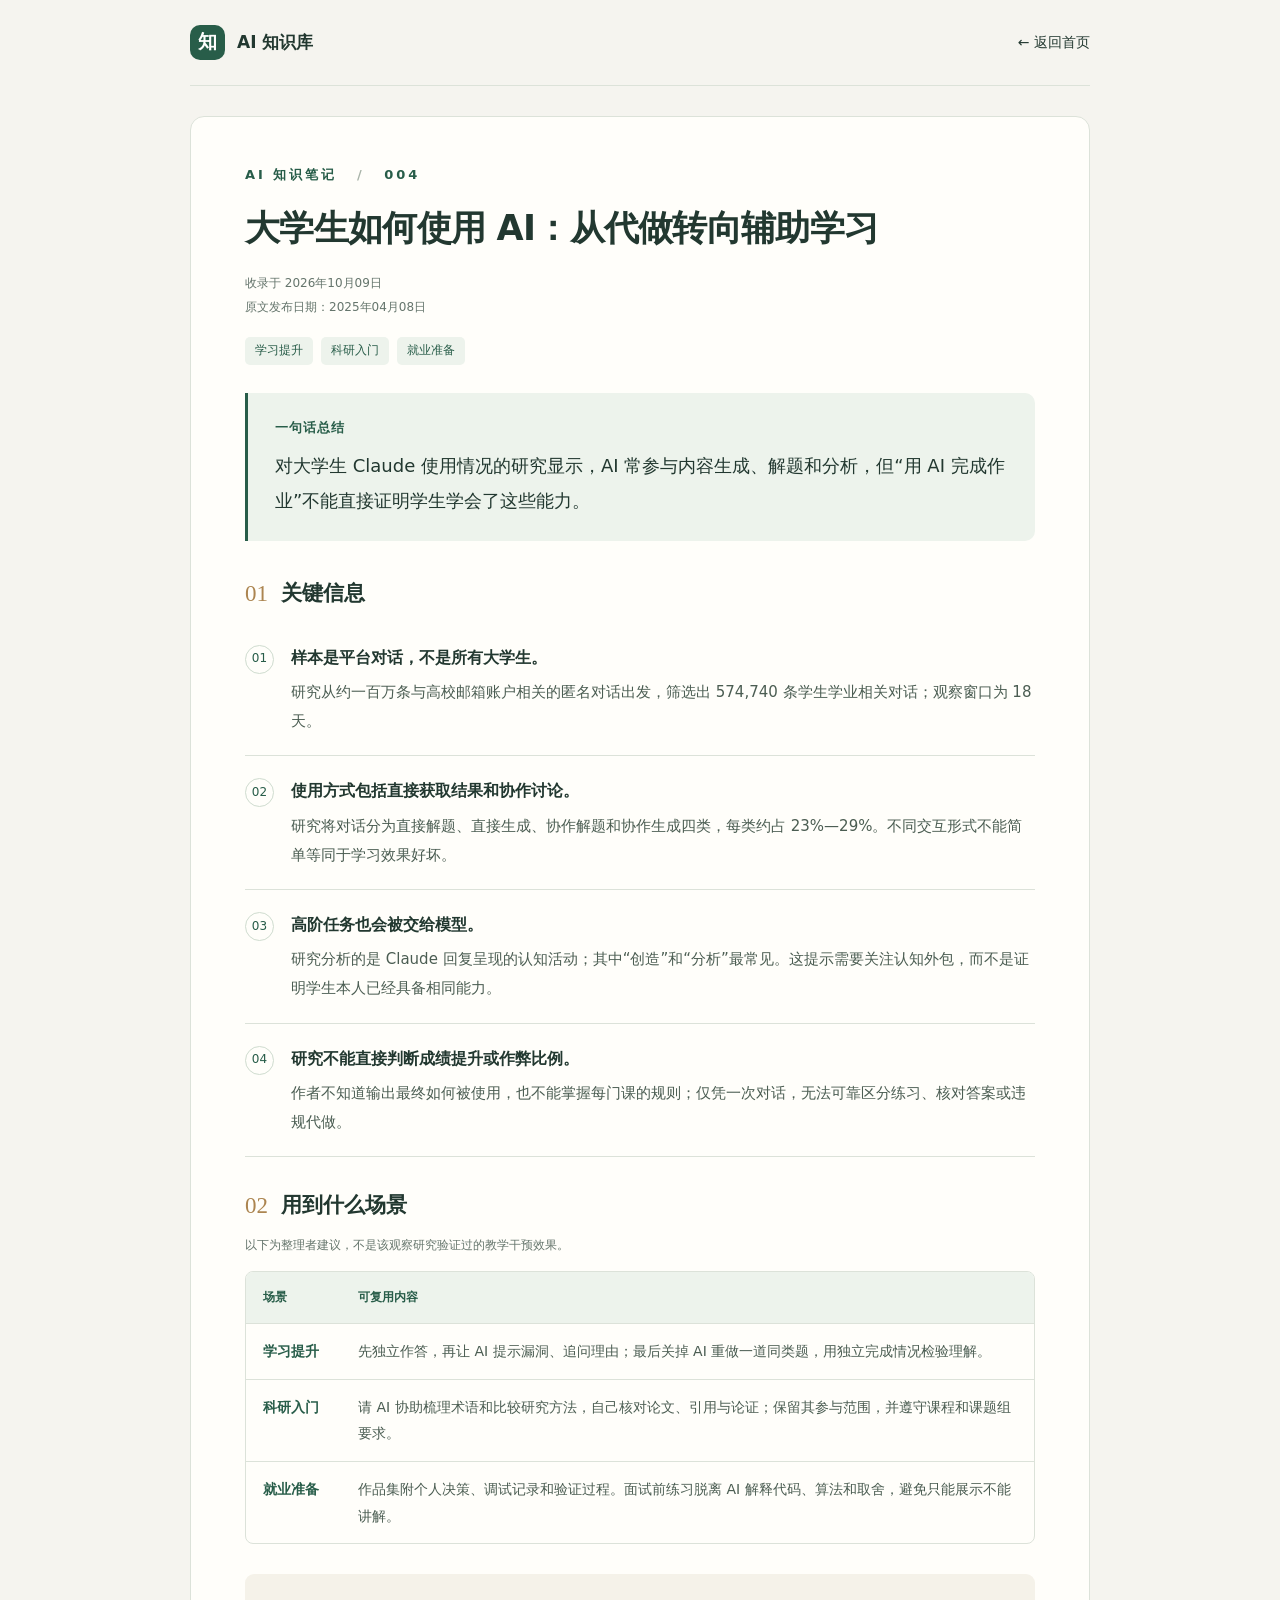
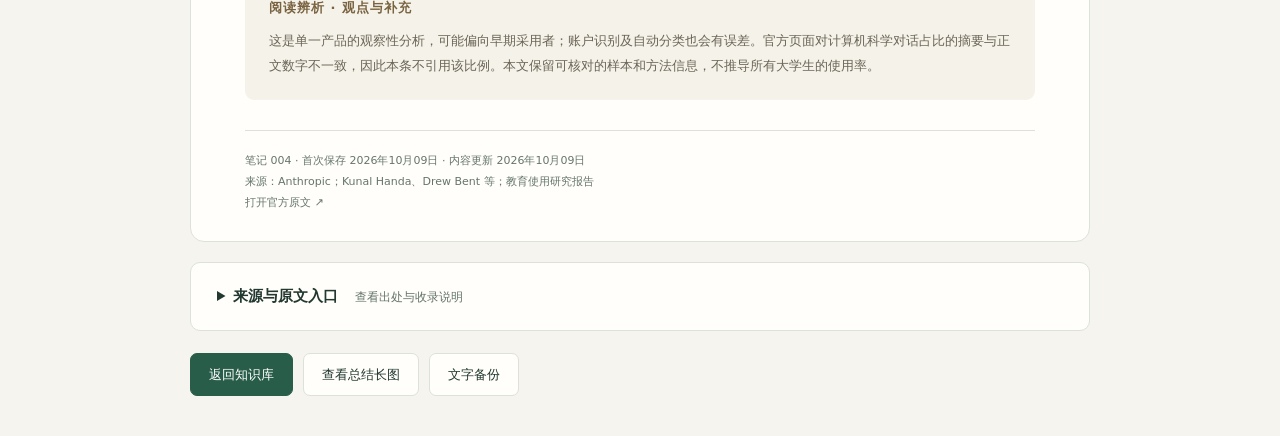
<file: 阅读版/004-大学生如何使用AI-从代做转向辅助学习.html>
<!doctype html>
<html lang="zh-CN"><head><meta charset="utf-8"><meta name="viewport" content="width=device-width, initial-scale=1">
<title>大学生如何使用 AI：从代做转向辅助学习 · AI 知识库</title><link rel="stylesheet" href="../阅读版/样式.css"></head>
<body><div class="article-wrap">
<nav class="topbar"><a class="brand" href="../打开知识库.html"><span class="brand-icon">知</span>AI 知识库</a><a href="../打开知识库.html">← 返回首页</a></nav>
<main class="paper" id="summary">
<header class="article-heading"><div class="eyebrow">AI 知识笔记 <span> / </span> 004</div>
<h1>大学生如何使用 AI：从代做转向辅助学习</h1><div class="date-line">收录于 2026年10月09日<span>原文发布日期：2025年04月08日</span></div>
<div class="tags"><a class="tag" href="../打开知识库.html#学习提升">学习提升</a><a class="tag" href="../打开知识库.html#科研入门">科研入门</a><a class="tag" href="../打开知识库.html#就业准备">就业准备</a></div></header>
<section class="takeaway"><div class="section-kicker">一句话总结</div><p>对大学生 Claude 使用情况的研究显示，AI 常参与内容生成、解题和分析，但“用 AI 完成作业”不能直接证明学生学会了这些能力。</p></section>
<section id="key-points"><div class="section-title"><span>01</span><h2>关键信息</h2></div><div class="point"><span class="point-number">01</span><p><strong>样本是平台对话，不是所有大学生。</strong> 研究从约一百万条与高校邮箱账户相关的匿名对话出发，筛选出 574,740 条学生学业相关对话；观察窗口为 18 天。</p></div><div class="point"><span class="point-number">02</span><p><strong>使用方式包括直接获取结果和协作讨论。</strong> 研究将对话分为直接解题、直接生成、协作解题和协作生成四类，每类约占 23%—29%。不同交互形式不能简单等同于学习效果好坏。</p></div><div class="point"><span class="point-number">03</span><p><strong>高阶任务也会被交给模型。</strong> 研究分析的是 Claude 回复呈现的认知活动；其中“创造”和“分析”最常见。这提示需要关注认知外包，而不是证明学生本人已经具备相同能力。</p></div><div class="point"><span class="point-number">04</span><p><strong>研究不能直接判断成绩提升或作弊比例。</strong> 作者不知道输出最终如何被使用，也不能掌握每门课的规则；仅凭一次对话，无法可靠区分练习、核对答案或违规代做。</p></div></section>
<section id="scenarios"><div class="section-title"><span>02</span><h2>用到什么场景</h2></div><p>以下为整理者建议，不是该观察研究验证过的教学干预效果。</p><div class="table-wrap"><table><thead><tr><th>场景</th><th>可复用内容</th></tr></thead><tbody><tr><td>学习提升</td><td>先独立作答，再让 AI 提示漏洞、追问理由；最后关掉 AI 重做一道同类题，用独立完成情况检验理解。</td></tr><tr><td>科研入门</td><td>请 AI 协助梳理术语和比较研究方法，自己核对论文、引用与论证；保留其参与范围，并遵守课程和课题组要求。</td></tr><tr><td>就业准备</td><td>作品集附个人决策、调试记录和验证过程。面试前练习脱离 AI 解释代码、算法和取舍，避免只能展示不能讲解。</td></tr></tbody></table></div></section>
<section class="reading-note" id="notes"><div class="section-kicker">阅读辨析 · 观点与补充</div><p>这是单一产品的观察性分析，可能偏向早期采用者；账户识别及自动分类也会有误差。官方页面对计算机科学对话占比的摘要与正文数字不一致，因此本条不引用该比例。本文保留可核对的样本和方法信息，不推导所有大学生的使用率。</p></section>
<div class="article-record">笔记 004 · 首次保存 2026年10月09日 · 内容更新 2026年10月09日<br>来源：Anthropic；Kunal Handa、Drew Bent 等；教育使用研究报告<br><a href="https://www.anthropic.com/news/anthropic-education-report-how-university-students-use-claude" target="_blank" rel="noopener noreferrer">打开官方原文 ↗</a></div>
<div class="capture-footer">AI 知识库 / 004　·　原文与文字备份见同编号阅读页</div>
</main>
<section class="source-box"><details id="original"><summary>来源与原文入口 <span>查看出处与收录说明</span></summary><div class="original-text"><p>原文标题：Anthropic Education Report: How university students use Claude。</p><p><a href="https://www.anthropic.com/news/anthropic-education-report-how-university-students-use-claude" target="_blank" rel="noopener noreferrer">阅读 Anthropic 官方研究报告</a></p><p>核验日期：2026年10月09日。已核对发布日期、样本筛选、观察窗口与局限。本页为原创中文摘要；完整报告见官方链接。</p></div></details></section>
<footer class="article-actions"><a class="button primary" href="../打开知识库.html">返回知识库</a><a class="button" href="../阅读图片/004-大学生如何使用AI-从代做转向辅助学习.png">查看总结长图</a><a class="button" href="../文章/004-大学生如何使用AI-从代做转向辅助学习.md">文字备份</a></footer>
</div><script>if(new URLSearchParams(location.search).has("capture"))document.body.classList.add("capture");</script></body></html>
</file>
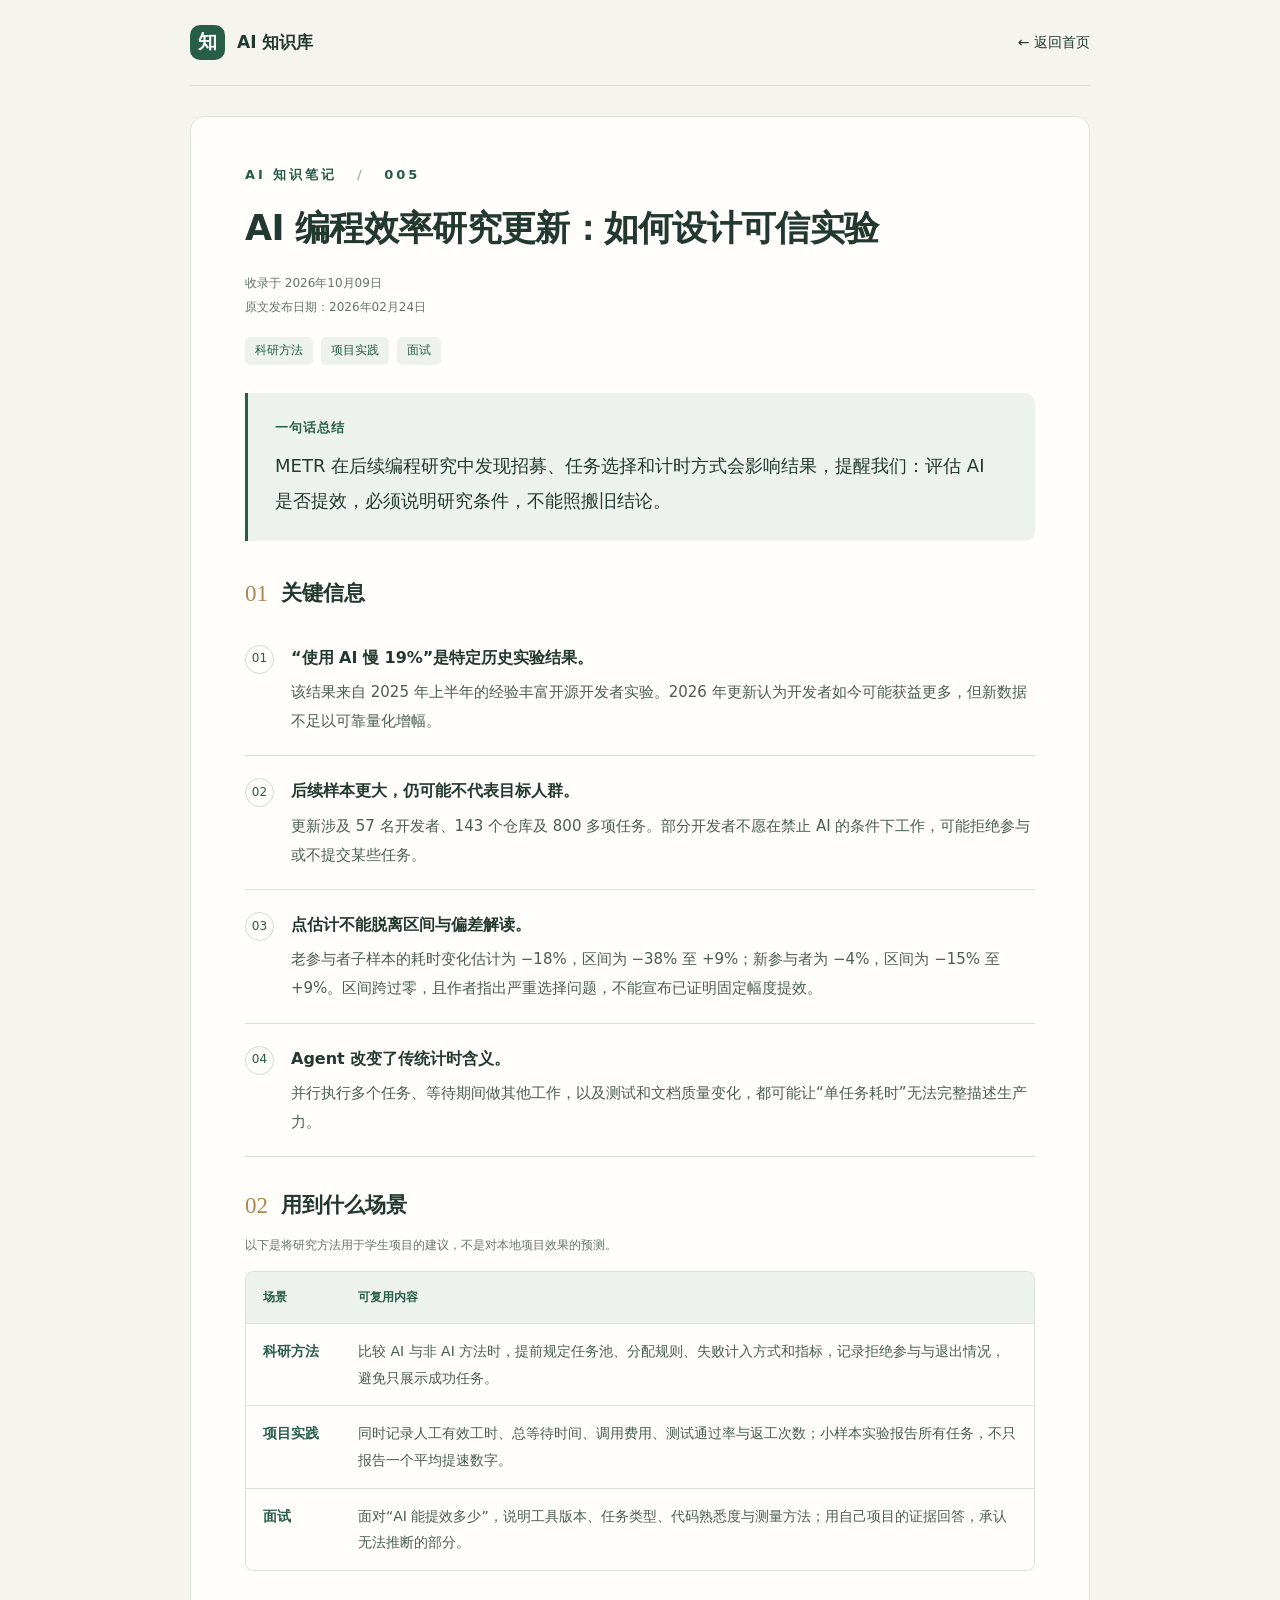
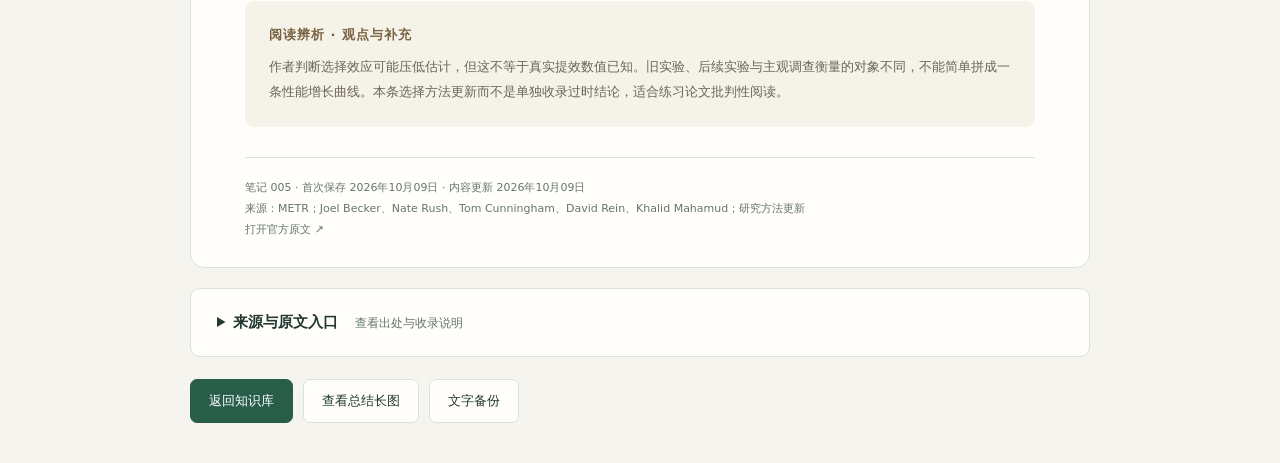
<file: 阅读版/005-AI编程效率研究更新-如何设计可信实验.html>
<!doctype html>
<html lang="zh-CN"><head><meta charset="utf-8"><meta name="viewport" content="width=device-width, initial-scale=1">
<title>AI 编程效率研究更新：如何设计可信实验 · AI 知识库</title><link rel="stylesheet" href="../阅读版/样式.css"></head>
<body><div class="article-wrap">
<nav class="topbar"><a class="brand" href="../打开知识库.html"><span class="brand-icon">知</span>AI 知识库</a><a href="../打开知识库.html">← 返回首页</a></nav>
<main class="paper" id="summary">
<header class="article-heading"><div class="eyebrow">AI 知识笔记 <span> / </span> 005</div>
<h1>AI 编程效率研究更新：如何设计可信实验</h1><div class="date-line">收录于 2026年10月09日<span>原文发布日期：2026年02月24日</span></div>
<div class="tags"><a class="tag" href="../打开知识库.html#科研方法">科研方法</a><a class="tag" href="../打开知识库.html#项目实践">项目实践</a><a class="tag" href="../打开知识库.html#面试">面试</a></div></header>
<section class="takeaway"><div class="section-kicker">一句话总结</div><p>METR 在后续编程研究中发现招募、任务选择和计时方式会影响结果，提醒我们：评估 AI 是否提效，必须说明研究条件，不能照搬旧结论。</p></section>
<section id="key-points"><div class="section-title"><span>01</span><h2>关键信息</h2></div><div class="point"><span class="point-number">01</span><p><strong>“使用 AI 慢 19%”是特定历史实验结果。</strong> 该结果来自 2025 年上半年的经验丰富开源开发者实验。2026 年更新认为开发者如今可能获益更多，但新数据不足以可靠量化增幅。</p></div><div class="point"><span class="point-number">02</span><p><strong>后续样本更大，仍可能不代表目标人群。</strong> 更新涉及 57 名开发者、143 个仓库及 800 多项任务。部分开发者不愿在禁止 AI 的条件下工作，可能拒绝参与或不提交某些任务。</p></div><div class="point"><span class="point-number">03</span><p><strong>点估计不能脱离区间与偏差解读。</strong> 老参与者子样本的耗时变化估计为 −18%，区间为 −38% 至 +9%；新参与者为 −4%，区间为 −15% 至 +9%。区间跨过零，且作者指出严重选择问题，不能宣布已证明固定幅度提效。</p></div><div class="point"><span class="point-number">04</span><p><strong>Agent 改变了传统计时含义。</strong> 并行执行多个任务、等待期间做其他工作，以及测试和文档质量变化，都可能让“单任务耗时”无法完整描述生产力。</p></div></section>
<section id="scenarios"><div class="section-title"><span>02</span><h2>用到什么场景</h2></div><p>以下是将研究方法用于学生项目的建议，不是对本地项目效果的预测。</p><div class="table-wrap"><table><thead><tr><th>场景</th><th>可复用内容</th></tr></thead><tbody><tr><td>科研方法</td><td>比较 AI 与非 AI 方法时，提前规定任务池、分配规则、失败计入方式和指标，记录拒绝参与与退出情况，避免只展示成功任务。</td></tr><tr><td>项目实践</td><td>同时记录人工有效工时、总等待时间、调用费用、测试通过率与返工次数；小样本实验报告所有任务，不只报告一个平均提速数字。</td></tr><tr><td>面试</td><td>面对“AI 能提效多少”，说明工具版本、任务类型、代码熟悉度与测量方法；用自己项目的证据回答，承认无法推断的部分。</td></tr></tbody></table></div></section>
<section class="reading-note" id="notes"><div class="section-kicker">阅读辨析 · 观点与补充</div><p>作者判断选择效应可能压低估计，但这不等于真实提效数值已知。旧实验、后续实验与主观调查衡量的对象不同，不能简单拼成一条性能增长曲线。本条选择方法更新而不是单独收录过时结论，适合练习论文批判性阅读。</p></section>
<div class="article-record">笔记 005 · 首次保存 2026年10月09日 · 内容更新 2026年10月09日<br>来源：METR；Joel Becker、Nate Rush、Tom Cunningham、David Rein、Khalid Mahamud；研究方法更新<br><a href="https://metr.org/blog/2026-02-24-uplift-update/" target="_blank" rel="noopener noreferrer">打开官方原文 ↗</a></div>
<div class="capture-footer">AI 知识库 / 005　·　原文与文字备份见同编号阅读页</div>
</main>
<section class="source-box"><details id="original"><summary>来源与原文入口 <span>查看出处与收录说明</span></summary><div class="original-text"><p>原文标题：We are Changing our Developer Productivity Experiment Design。</p><p><a href="https://metr.org/blog/2026-02-24-uplift-update/" target="_blank" rel="noopener noreferrer">阅读 METR 官方研究更新</a></p><p>核验日期：2026年10月09日。已核对发布时间、样本量、耗时区间和作者的方法学说明。本页为原创中文摘要，全文见来源。</p></div></details></section>
<footer class="article-actions"><a class="button primary" href="../打开知识库.html">返回知识库</a><a class="button" href="../阅读图片/005-AI编程效率研究更新-如何设计可信实验.png">查看总结长图</a><a class="button" href="../文章/005-AI编程效率研究更新-如何设计可信实验.md">文字备份</a></footer>
</div><script>if(new URLSearchParams(location.search).has("capture"))document.body.classList.add("capture");</script></body></html>
</file>
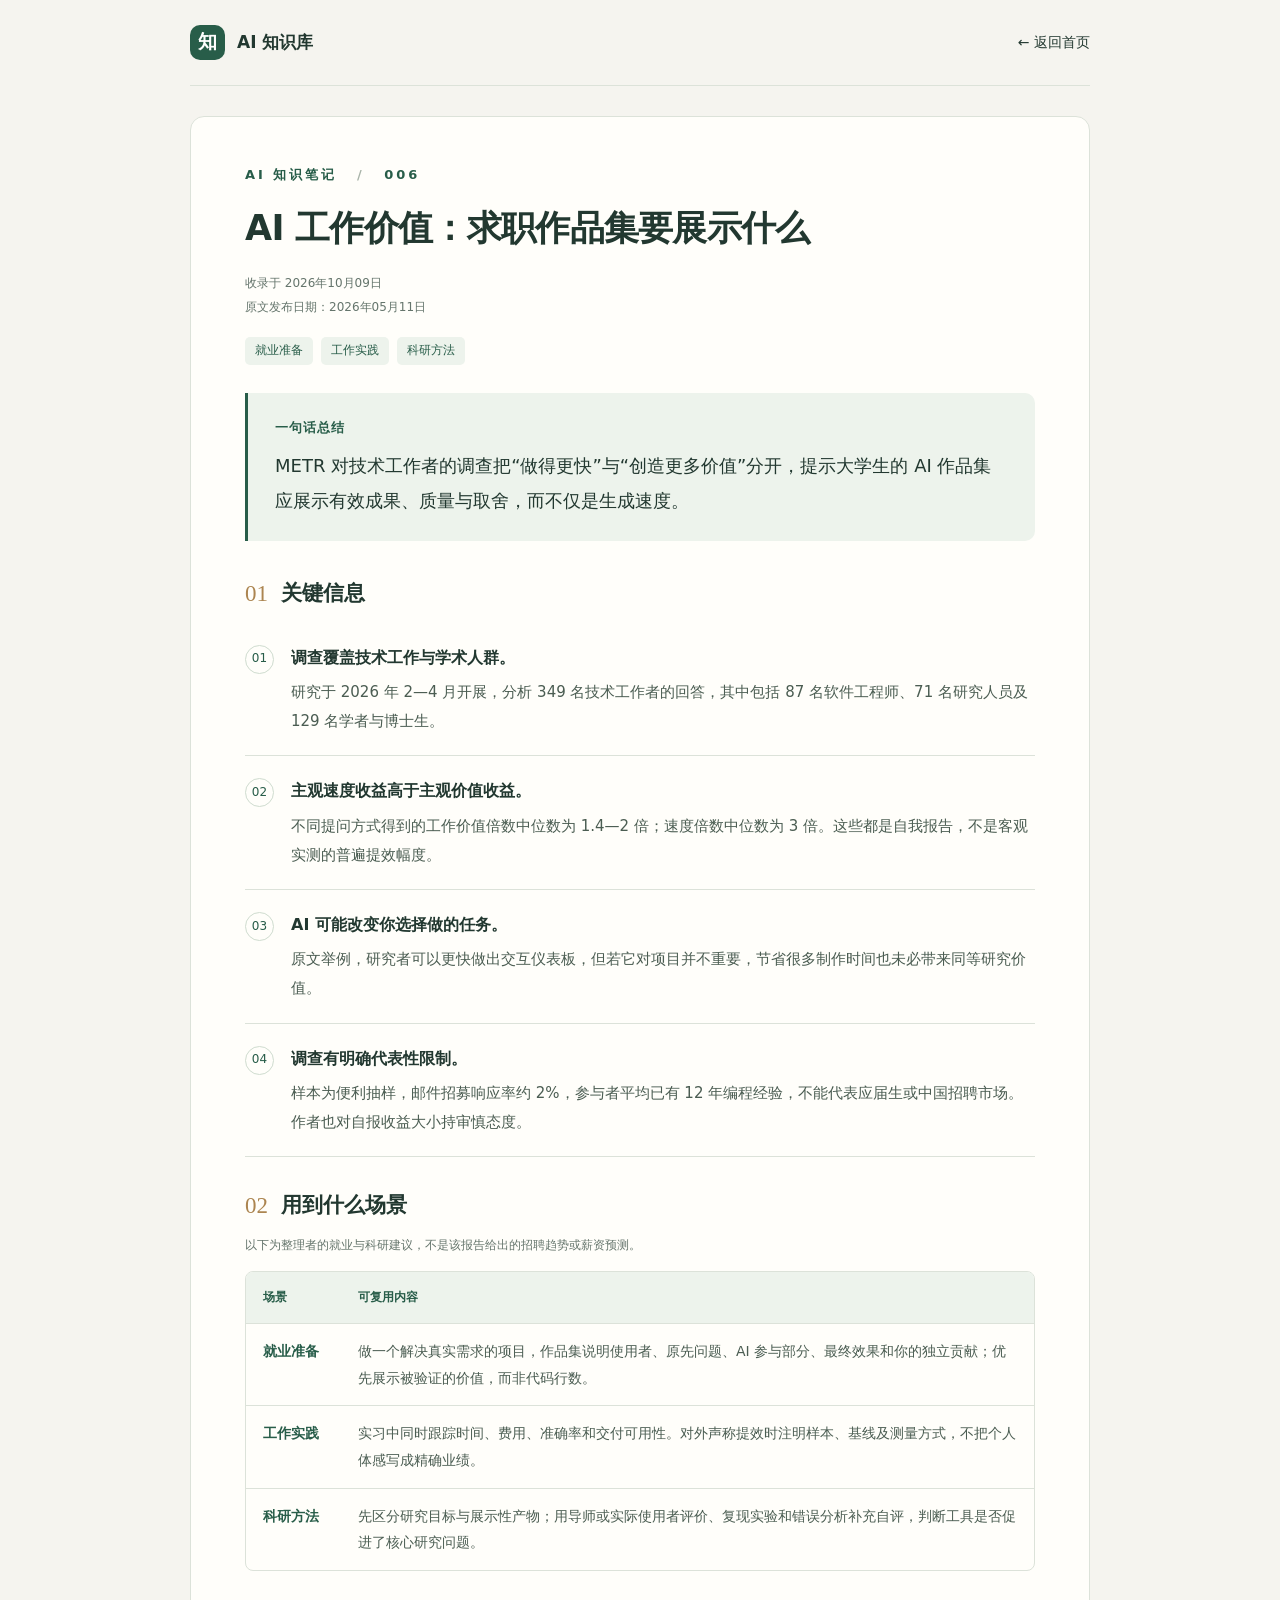
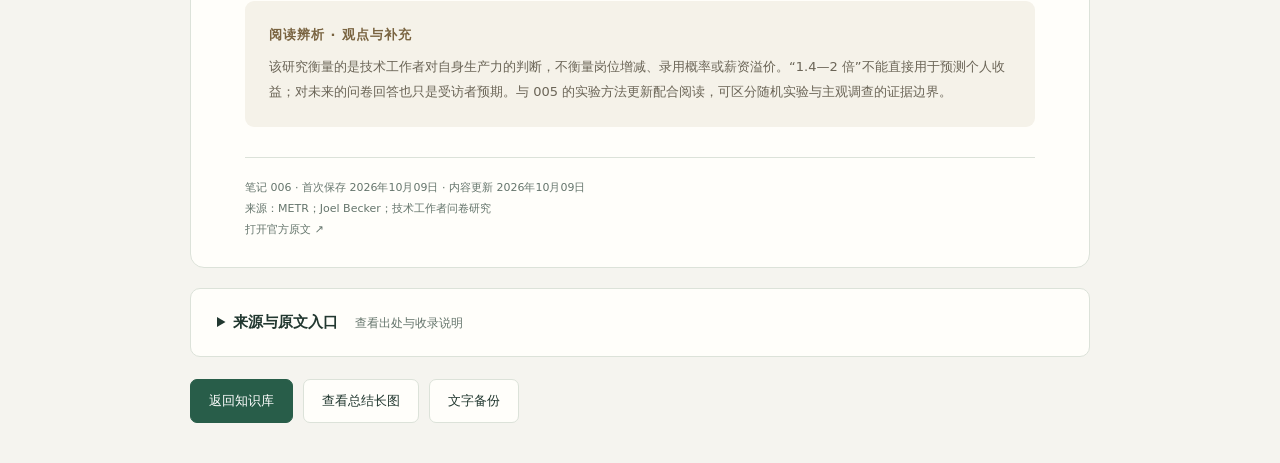
<file: 阅读版/006-AI工作价值-求职作品集要展示什么.html>
<!doctype html>
<html lang="zh-CN"><head><meta charset="utf-8"><meta name="viewport" content="width=device-width, initial-scale=1">
<title>AI 工作价值：求职作品集要展示什么 · AI 知识库</title><link rel="stylesheet" href="../阅读版/样式.css"></head>
<body><div class="article-wrap">
<nav class="topbar"><a class="brand" href="../打开知识库.html"><span class="brand-icon">知</span>AI 知识库</a><a href="../打开知识库.html">← 返回首页</a></nav>
<main class="paper" id="summary">
<header class="article-heading"><div class="eyebrow">AI 知识笔记 <span> / </span> 006</div>
<h1>AI 工作价值：求职作品集要展示什么</h1><div class="date-line">收录于 2026年10月09日<span>原文发布日期：2026年05月11日</span></div>
<div class="tags"><a class="tag" href="../打开知识库.html#就业准备">就业准备</a><a class="tag" href="../打开知识库.html#工作实践">工作实践</a><a class="tag" href="../打开知识库.html#科研方法">科研方法</a></div></header>
<section class="takeaway"><div class="section-kicker">一句话总结</div><p>METR 对技术工作者的调查把“做得更快”与“创造更多价值”分开，提示大学生的 AI 作品集应展示有效成果、质量与取舍，而不仅是生成速度。</p></section>
<section id="key-points"><div class="section-title"><span>01</span><h2>关键信息</h2></div><div class="point"><span class="point-number">01</span><p><strong>调查覆盖技术工作与学术人群。</strong> 研究于 2026 年 2—4 月开展，分析 349 名技术工作者的回答，其中包括 87 名软件工程师、71 名研究人员及 129 名学者与博士生。</p></div><div class="point"><span class="point-number">02</span><p><strong>主观速度收益高于主观价值收益。</strong> 不同提问方式得到的工作价值倍数中位数为 1.4—2 倍；速度倍数中位数为 3 倍。这些都是自我报告，不是客观实测的普遍提效幅度。</p></div><div class="point"><span class="point-number">03</span><p><strong>AI 可能改变你选择做的任务。</strong> 原文举例，研究者可以更快做出交互仪表板，但若它对项目并不重要，节省很多制作时间也未必带来同等研究价值。</p></div><div class="point"><span class="point-number">04</span><p><strong>调查有明确代表性限制。</strong> 样本为便利抽样，邮件招募响应率约 2%，参与者平均已有 12 年编程经验，不能代表应届生或中国招聘市场。作者也对自报收益大小持审慎态度。</p></div></section>
<section id="scenarios"><div class="section-title"><span>02</span><h2>用到什么场景</h2></div><p>以下为整理者的就业与科研建议，不是该报告给出的招聘趋势或薪资预测。</p><div class="table-wrap"><table><thead><tr><th>场景</th><th>可复用内容</th></tr></thead><tbody><tr><td>就业准备</td><td>做一个解决真实需求的项目，作品集说明使用者、原先问题、AI 参与部分、最终效果和你的独立贡献；优先展示被验证的价值，而非代码行数。</td></tr><tr><td>工作实践</td><td>实习中同时跟踪时间、费用、准确率和交付可用性。对外声称提效时注明样本、基线及测量方式，不把个人体感写成精确业绩。</td></tr><tr><td>科研方法</td><td>先区分研究目标与展示性产物；用导师或实际使用者评价、复现实验和错误分析补充自评，判断工具是否促进了核心研究问题。</td></tr></tbody></table></div></section>
<section class="reading-note" id="notes"><div class="section-kicker">阅读辨析 · 观点与补充</div><p>该研究衡量的是技术工作者对自身生产力的判断，不衡量岗位增减、录用概率或薪资溢价。“1.4—2 倍”不能直接用于预测个人收益；对未来的问卷回答也只是受访者预期。与 005 的实验方法更新配合阅读，可区分随机实验与主观调查的证据边界。</p></section>
<div class="article-record">笔记 006 · 首次保存 2026年10月09日 · 内容更新 2026年10月09日<br>来源：METR；Joel Becker；技术工作者问卷研究<br><a href="https://metr.org/blog/2026-05-11-ai-usage-survey/" target="_blank" rel="noopener noreferrer">打开官方原文 ↗</a></div>
<div class="capture-footer">AI 知识库 / 006　·　原文与文字备份见同编号阅读页</div>
</main>
<section class="source-box"><details id="original"><summary>来源与原文入口 <span>查看出处与收录说明</span></summary><div class="original-text"><p>原文标题：Measuring the Self-Reported Impact of Early-2026 AI on Technical Worker Productivity。</p><p><a href="https://metr.org/blog/2026-05-11-ai-usage-survey/" target="_blank" rel="noopener noreferrer">阅读 METR 官方问卷研究</a></p><p>核验日期：2026年10月09日。已核对发布日期、调查区间、样本、核心指标及作者限制说明。本页为原创中文摘要，不转载完整外部文章。</p></div></details></section>
<footer class="article-actions"><a class="button primary" href="../打开知识库.html">返回知识库</a><a class="button" href="../阅读图片/006-AI工作价值-求职作品集要展示什么.png">查看总结长图</a><a class="button" href="../文章/006-AI工作价值-求职作品集要展示什么.md">文字备份</a></footer>
</div><script>if(new URLSearchParams(location.search).has("capture"))document.body.classList.add("capture");</script></body></html>
</file>
<file: 阅读版/样式.css>
:root{--bg:#f5f4ef;--paper:#fffefa;--ink:#223830;--muted:#65756c;--line:#dce2d9;--green:#285d49;--soft:#edf3ec;--gold:#ac8550}*{box-sizing:border-box}html{scroll-behavior:smooth}body{margin:0;background:var(--bg);color:var(--ink);font-family:"Microsoft YaHei","PingFang SC",system-ui,sans-serif;font-size:16px;line-height:1.8}a{color:inherit;text-decoration:none}a:hover{color:var(--green);text-decoration:underline;text-underline-offset:5px}button,input{font:inherit}button,a,input,summary{-webkit-tap-highlight-color:transparent}a:focus-visible,button:focus-visible,input:focus-visible,summary:focus-visible{outline:3px solid #9b7842;outline-offset:5px}[hidden]{display:none!important}.home-wrap{max-width:1180px;margin:auto;padding:0 44px}.topbar{display:flex;align-items:center;justify-content:space-between;padding:25px 0;border-bottom:1px solid var(--line);font-size:14px;gap:20px}.brand{display:flex;align-items:center;gap:12px;font-weight:700;font-size:17px}.brand-icon{display:inline-grid;place-items:center;background:var(--green);color:white;width:35px;height:35px;border-radius:10px;font-size:19px;font-family:serif}.quiet{color:var(--muted);font-size:13px}.eyebrow{font-size:13px;font-weight:700;letter-spacing:3px;color:var(--green)}.eyebrow span{padding:0 12px;color:#a9b4a9}.home-hero{padding:56px 0 42px}.home-hero h1{font-size:46px;line-height:1.4;letter-spacing:-1.5px;margin:17px 0 18px;font-weight:700}.home-hero h1 span{color:var(--green)}.home-hero p{color:var(--muted);margin:0;font-size:16px}.hero-meta{display:flex;align-items:center;gap:12px;margin-top:25px;font-size:13px;color:var(--muted);flex-wrap:wrap}.hero-meta strong{font-size:22px;color:var(--green);font-weight:500}.hero-meta>span{margin:0 4px;color:#a9b4a9}.library-layout{display:grid;grid-template-columns:205px 1fr;gap:44px;border-top:1px solid var(--line);padding-top:30px}.section-kicker{font-weight:700;font-size:13px;letter-spacing:1px;color:var(--green)}.filters{display:grid;gap:7px;margin:20px 0 30px}.filter{display:flex;justify-content:space-between;align-items:center;text-align:left;cursor:pointer;border:0;background:transparent;border-radius:8px;padding:10px 13px;color:var(--muted);font-size:14px}.filter span{font-size:12px;opacity:.85}.filter.active{background:var(--green);color:#fff}.filter:hover:not(.active){background:#e9ede5}.finder-note{border-top:1px solid var(--line);padding:23px 0;font-size:12px;color:var(--muted)}.finder-note strong{font-size:13px;color:var(--ink)}.finder-note p{line-height:2;margin:10px 0}.finder-note b{font-weight:500;color:var(--green)}.finder-note a{color:var(--green)}.search-box{display:flex;align-items:center;gap:15px;border:1px solid var(--line);background:var(--paper);padding:10px 16px;border-radius:9px}.search-box>span{font-size:13px;color:var(--green);border-right:1px solid var(--line);padding-right:15px}.search-box input{background:transparent;border:0;min-width:0;width:100%;color:var(--ink);font-size:14px;outline-offset:0}.collection-title{display:flex;align-items:center;justify-content:space-between;margin:22px 0 14px}.collection-title h2{font-size:17px;margin:0}.collection-title>span{font-size:12px;color:var(--muted)}.article-card{background:var(--paper);padding:27px 30px;border:1px solid var(--line);border-radius:12px;margin-bottom:18px;box-shadow:0 3px 8px #23362903}.card-meta{display:flex;justify-content:space-between;font-size:12px;color:var(--muted)}.card-meta>span:first-child{color:var(--gold);font-weight:700;letter-spacing:1px}.article-card h3{font-size:24px;line-height:1.6;margin:14px 0 12px;letter-spacing:-.4px}.article-card>p{font-size:14px;line-height:1.9;color:var(--muted);margin:0 0 19px}.tags{display:flex;gap:8px;flex-wrap:wrap}.tag{display:inline-block;color:var(--green);background:var(--soft);border-radius:5px;padding:3px 10px;font-size:12px}.card-links{display:flex;align-items:center;gap:22px;padding-top:21px;margin-top:22px;border-top:1px solid var(--line);font-size:12px;color:var(--muted)}.card-links .read-link{color:var(--green);font-size:14px;font-weight:700;margin-right:auto}.read-link span{margin-left:12px}.file-map{border-top:1px solid var(--line);margin-top:58px;padding:35px 0;display:grid;grid-template-columns:1fr 1.15fr;gap:60px}.file-map h2{font-size:24px;margin:10px 0}.file-map p{font-size:13px;color:var(--muted);max-width:320px}.file-map ol{list-style:none;margin:0;padding:0;display:grid;gap:12px;border-left:2px solid #cbd7ca;padding-left:23px}.file-map li{display:flex;flex-direction:column;font-size:13px;position:relative}.file-map li:before{content:"";position:absolute;width:8px;height:8px;border-radius:50%;background:#9eaf9c;left:-28px;top:9px}.file-map li:first-child:before{background:var(--green)}.file-map li strong{font-weight:600}.file-map li span{color:var(--muted);font-size:12px}.home-footer{border-top:1px solid var(--line);display:flex;justify-content:space-between;padding:23px 0 35px;font-size:12px;color:var(--muted)}#empty{padding:40px 24px;background:var(--paper);border:1px dashed var(--line);color:var(--muted);border-radius:10px}.article-wrap{max-width:980px;margin:auto;padding:0 40px 40px}.article-wrap .topbar{margin-bottom:30px}.paper{background:var(--paper);border:1px solid var(--line);border-radius:14px;padding:46px 54px 27px}.article-heading h1{font-size:35px;line-height:1.5;letter-spacing:-.7px;margin:16px 0 18px;max-width:730px}.date-line{font-size:12px;color:var(--muted);margin-bottom:18px}.date-line span{display:block;margin-top:3px}.article-heading .tags{margin-bottom:28px}.takeaway{background:var(--soft);border-left:3px solid var(--green);border-radius:0 10px 10px 0;padding:23px 27px;margin-bottom:32px}.takeaway p{font-size:18px;line-height:1.95;margin:9px 0 0;font-weight:500}.section-title{display:flex;align-items:center;gap:13px;margin:28px 0 8px}.section-title>span{font-family:Georgia,serif;font-size:23px;color:var(--gold)}.section-title h2{font-size:21px;margin:0}.point{display:grid;grid-template-columns:33px 1fr;gap:13px;border-bottom:1px solid var(--line);padding:19px 0}.point-number{color:var(--green);font-size:12px;border:1px solid #cfdccf;border-radius:50%;width:29px;height:29px;display:grid;place-items:center;margin-top:3px}.point p{margin:0;font-size:15px;line-height:1.95;color:#4b5d52}.point strong{color:var(--ink);display:block;font-size:16px;margin-bottom:5px}#scenarios>p{font-size:12px;color:var(--muted);margin:8px 0 15px}.table-wrap{border:1px solid var(--line);border-radius:8px;overflow:hidden}table{border-collapse:collapse;width:100%;font-size:14px;line-height:1.9;text-align:left}th{background:var(--soft);font-size:12px;color:var(--green);font-weight:600}th,td{padding:14px 17px;vertical-align:top}td{border-top:1px solid var(--line);color:#4b5d52}td:first-child{width:95px;white-space:nowrap;color:var(--green);font-weight:600}.reading-note{padding:22px 24px;background:#f5f2e9;border-radius:9px;margin-top:30px}.reading-note .section-kicker{color:#796340}.reading-note p{font-size:13px;line-height:1.95;color:#6b6557;margin:8px 0 0}.article-record{font-size:11px;line-height:1.9;color:var(--muted);border-top:1px solid var(--line);margin-top:30px;padding-top:20px}.source-box{margin-top:20px;border:1px solid var(--line);border-radius:10px;background:var(--paper);padding:20px 26px}summary{cursor:pointer;font-size:15px;font-weight:600}summary span{font-weight:400;color:var(--muted);font-size:12px;margin-left:12px}.original-text{border-top:1px solid var(--line);margin-top:18px;padding:15px 4px}.original-text p{font-size:15px;line-height:2}.article-actions{display:flex;gap:10px;margin-top:22px;flex-wrap:wrap}.button{display:inline-block;border:1px solid var(--line);border-radius:7px;padding:9px 18px;font-size:13px;background:var(--paper)}.button.primary{background:var(--green);color:#fff;border-color:var(--green)}.capture-footer{display:none}.capture .topbar,.capture .source-box,.capture .article-actions{display:none}.capture .article-wrap{padding:32px;max-width:980px}.capture .paper{border-radius:12px}.capture .capture-footer{display:block;margin-top:18px;font-size:11px;color:var(--muted);text-align:right}@media(max-width:680px){.home-wrap{padding:0 22px}.topbar{padding:18px 0}.quiet{display:none}.home-hero{padding:37px 0 30px}.home-hero h1{font-size:34px}.home-hero p{font-size:14px}.hero-meta{gap:7px;font-size:11px}.library-layout{grid-template-columns:1fr;gap:15px;padding-top:23px}.filters{display:flex;flex-wrap:wrap;gap:7px;margin:12px 0 5px}.filter{gap:14px;padding:8px 11px;font-size:12px}.finder-note{display:none}.article-card{padding:22px}.article-card h3{font-size:21px}.card-links{gap:14px;flex-wrap:wrap}.card-links .read-link{font-size:13px}.file-map{grid-template-columns:1fr;gap:20px;margin-top:32px;padding-top:27px}.file-map p{max-width:none}.home-footer{gap:10px;flex-direction:column}.article-wrap{padding:0 13px 25px}.article-wrap .topbar{margin:0 6px 18px}.paper{padding:28px 23px 22px}.article-heading h1{font-size:28px}.takeaway{padding:19px}.takeaway p{font-size:16px}.point{grid-template-columns:27px 1fr;gap:10px}.point p{font-size:14px}.point strong{font-size:15px}.section-title h2{font-size:19px}th,td{padding:12px 10px}table{font-size:13px}td:first-child{width:68px;white-space:normal}.reading-note{padding:18px}.article-record{font-size:10px}.source-box{padding:18px}.button{padding:8px 13px}}
:is(.search-box)>span{flex-shrink:0;white-space:nowrap}
</file>
